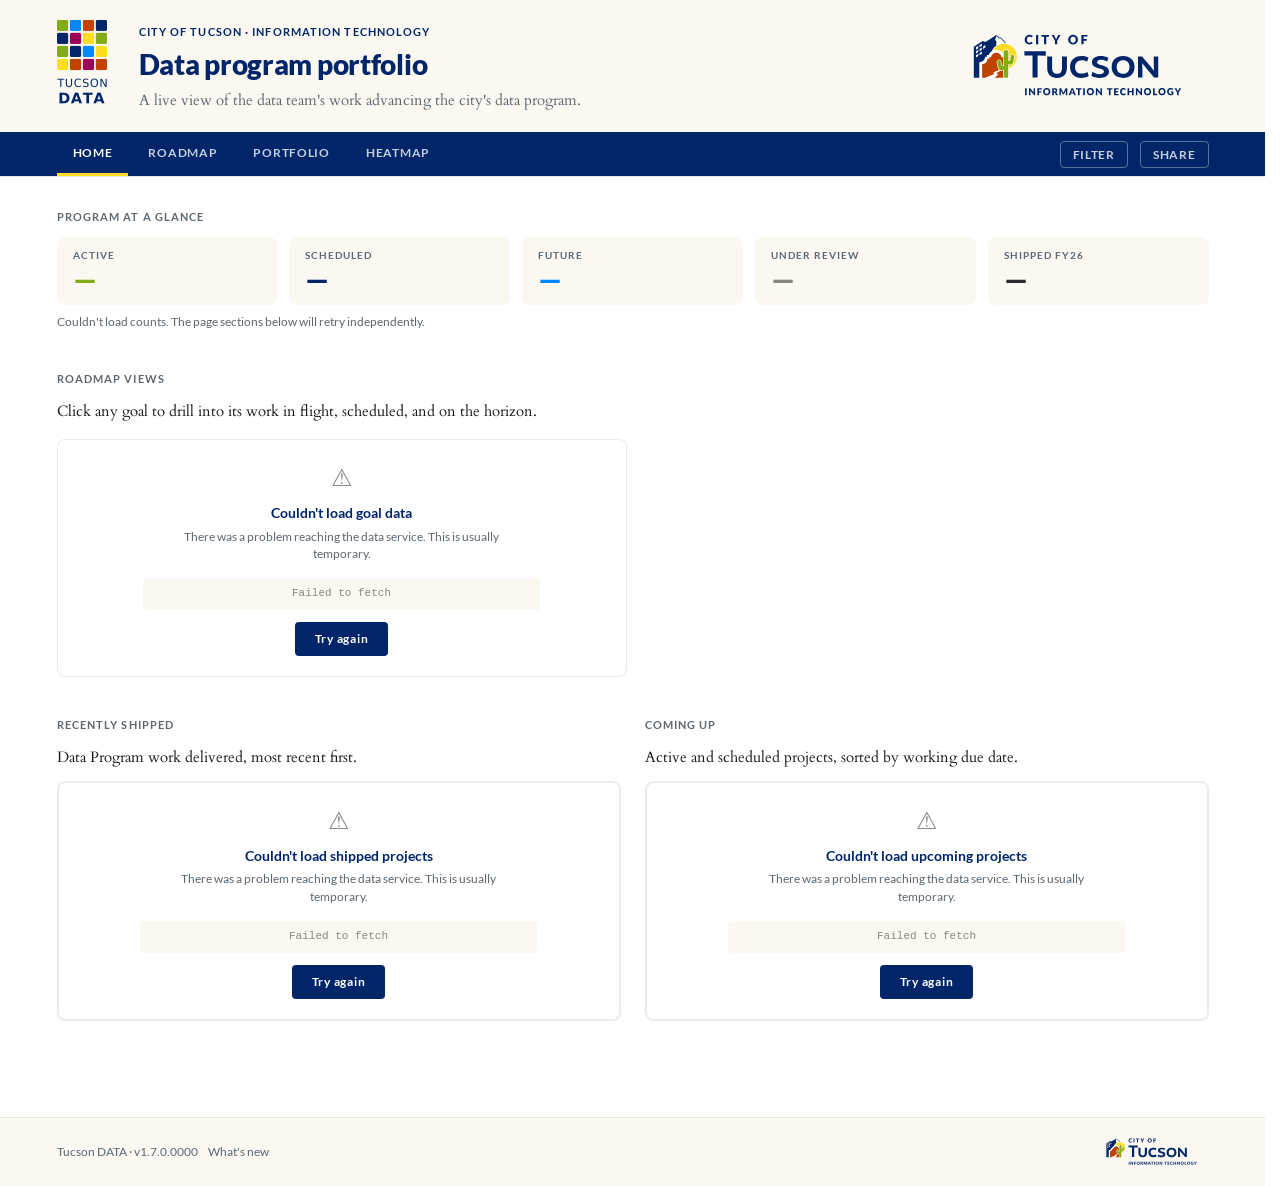
<file: index.html>
<!DOCTYPE html>
<html lang="en">
<head>
  <meta charset="UTF-8">
  <meta name="viewport" content="width=device-width, initial-scale=1.0">
  <title>Tucson DATA · Data program portfolio</title>
  <meta name="description" content="A live view of the City of Tucson Data Team's work advancing the city's data program.">

  <link rel="canonical" href="https://psjohnso.github.io/tucson-data-program-roadmap/">

  <!-- Open Graph / link previews (Slack, email, social media) -->
  <meta property="og:type" content="website">
  <meta property="og:site_name" content="Tucson DATA">
  <meta property="og:url" content="https://psjohnso.github.io/tucson-data-program-roadmap/">
  <meta property="og:title" content="Tucson DATA — Data Program Portfolio">
  <meta property="og:description" content="A live view of the City of Tucson Data Team's work advancing the city's data program.">
  <meta property="og:image" content="https://psjohnso.github.io/tucson-data-program-roadmap/assets/tucson-data-logo.png">
  <meta property="og:image:alt" content="Tucson DATA logo — colorful mosaic above the words TUCSON DATA in blue">

  <!-- Twitter / X card -->
  <meta name="twitter:card" content="summary">
  <meta name="twitter:title" content="Tucson DATA — Data Program Portfolio">
  <meta name="twitter:description" content="A live view of the City of Tucson Data Team's work advancing the city's data program.">
  <meta name="twitter:image" content="https://psjohnso.github.io/tucson-data-program-roadmap/assets/tucson-data-logo.png">

  <!-- Indexing posture: allow indexing but discourage caching for HTML -->
  <meta name="robots" content="index,follow">
  <meta http-equiv="Cache-Control" content="no-cache, must-revalidate">


  <link rel="icon" href="assets/favicon.ico?v=37" sizes="any">
  <link rel="icon" type="image/png" href="assets/favicon.png?v=37">
  <link rel="apple-touch-icon" href="assets/favicon.png?v=37">

  <link rel="stylesheet" href="css/fonts.css?v=37">

  <link rel="stylesheet" href="css/tokens.css?v=37">
  <link rel="stylesheet" href="css/base.css?v=37">
  <link rel="stylesheet" href="css/components.css?v=37">
</head>
<body>

  <header class="header-band">
    <div class="header-band__inner">
      <a href="index.html" class="header-logo" aria-label="Tucson DATA · home">
        <img src="assets/tucson-data-logo.png" alt="Tucson DATA">
      </a>
      <div class="header-text">
        <div class="header-eyebrow">City of Tucson · Information Technology</div>
        <h1 class="header-title">Data program portfolio</h1>
        <p class="header-subtitle">A live view of the data team's work advancing the city's data program.</p>
      </div>
      <div class="header-cot-logo" aria-label="City of Tucson Information Technology">
        <img src="assets/cot-logos/City-of-Tucson_IT-horizontal.svg" alt="City of Tucson IT">
      </div>
    </div>
    <nav class="topnav" aria-label="Primary navigation">
      <div class="topnav__inner">
        <a href="index.html" aria-current="page">Home</a>
        <a href="roadmap.html">Roadmap</a>
        <a href="portfolio.html">Portfolio</a>
        <a href="heatmap.html">Heatmap</a>
        <button class="topnav__filter" type="button" data-filter-toggle aria-haspopup="dialog">
          Filter
          <span class="topnav__filter-badge" hidden>0</span>
        </button>
        <button class="topnav__share" type="button" data-share-toggle aria-label="Copy link to this view">
          Share
        </button>
      </div>
    </nav>
  </header>
  <div id="filter-banner" class="filter-banner" hidden></div>
  <div id="refresh-bar" class="refresh-bar" hidden></div>

  <main class="page">
    <div class="container">

      <section style="margin-bottom: var(--space-10);">
        <div class="section-heading">Program at a glance</div>
        <div class="status-strip" id="status-strip">
          <div class="metric-card">
            <div class="metric-card__label">Active</div>
            <div class="metric-card__value metric-card__value--active" data-stat="active">—</div>
          </div>
          <div class="metric-card">
            <div class="metric-card__label">Scheduled</div>
            <div class="metric-card__value metric-card__value--scheduled" data-stat="scheduled">—</div>
          </div>
          <div class="metric-card">
            <div class="metric-card__label">Future</div>
            <div class="metric-card__value metric-card__value--future" data-stat="future">—</div>
          </div>
          <div class="metric-card">
            <div class="metric-card__label">Under review</div>
            <div class="metric-card__value metric-card__value--idea" data-stat="idea">—</div>
          </div>
          <div class="metric-card">
            <div class="metric-card__label">Shipped FY26</div>
            <div class="metric-card__value metric-card__value--complete" data-stat="complete">—</div>
          </div>
        </div>
        <div id="status-strip-error" style="margin-top: var(--space-2); color: var(--text-secondary); font-size: var(--text-sm);"></div>
      </section>

      <section style="margin-bottom: var(--space-10);">
        <div class="section-heading">Roadmap views</div>
        <p class="muted prose" style="margin-bottom: var(--space-4);">Click any goal to drill into its work in flight, scheduled, and on the horizon.</p>
        <div class="goal-grid" id="roadmap-views">
          <p class="muted">Loading…</p>
        </div>
      </section>

      <section class="home-bottom-grid">
        <div>
          <div class="section-heading">Recently shipped</div>
          <p class="muted prose" style="margin-bottom: var(--space-3);">Data Program work delivered, most recent first.</p>
          <div class="activity-feed" id="recently-shipped">
            <p class="muted" style="padding: var(--space-4);">Loading…</p>
          </div>
        </div>
        <div>
          <div class="section-heading">Coming up</div>
          <p class="muted prose" style="margin-bottom: var(--space-3);">Active and scheduled projects, sorted by working due date.</p>
          <div class="activity-feed" id="coming-up">
            <p class="muted" style="padding: var(--space-4);">Loading…</p>
          </div>
        </div>
      </section>

    </div>
  </main>

  <footer class="page-footer">
    <div class="container">
      <span>
        Tucson DATA · v1.7.0.0000
        <span class="muted" style="margin-left: var(--space-2);"><a href="releases.html">What's new</a></span>
      </span>
      <span class="footer-cot-logo" aria-label="City of Tucson Information Technology">
        <img src="assets/cot-logos/City-of-Tucson_IT-horizontal.svg" alt="City of Tucson IT">
      </span>
    </div>
  </footer>

  <script type="module" src="js/filter-ui.js?v=37"></script>
  <script type="module" src="js/refresh-ui.js?v=37"></script>
  <script type="module" src="js/pages/home.js?v=37"></script>
</body>
</html>
</file>
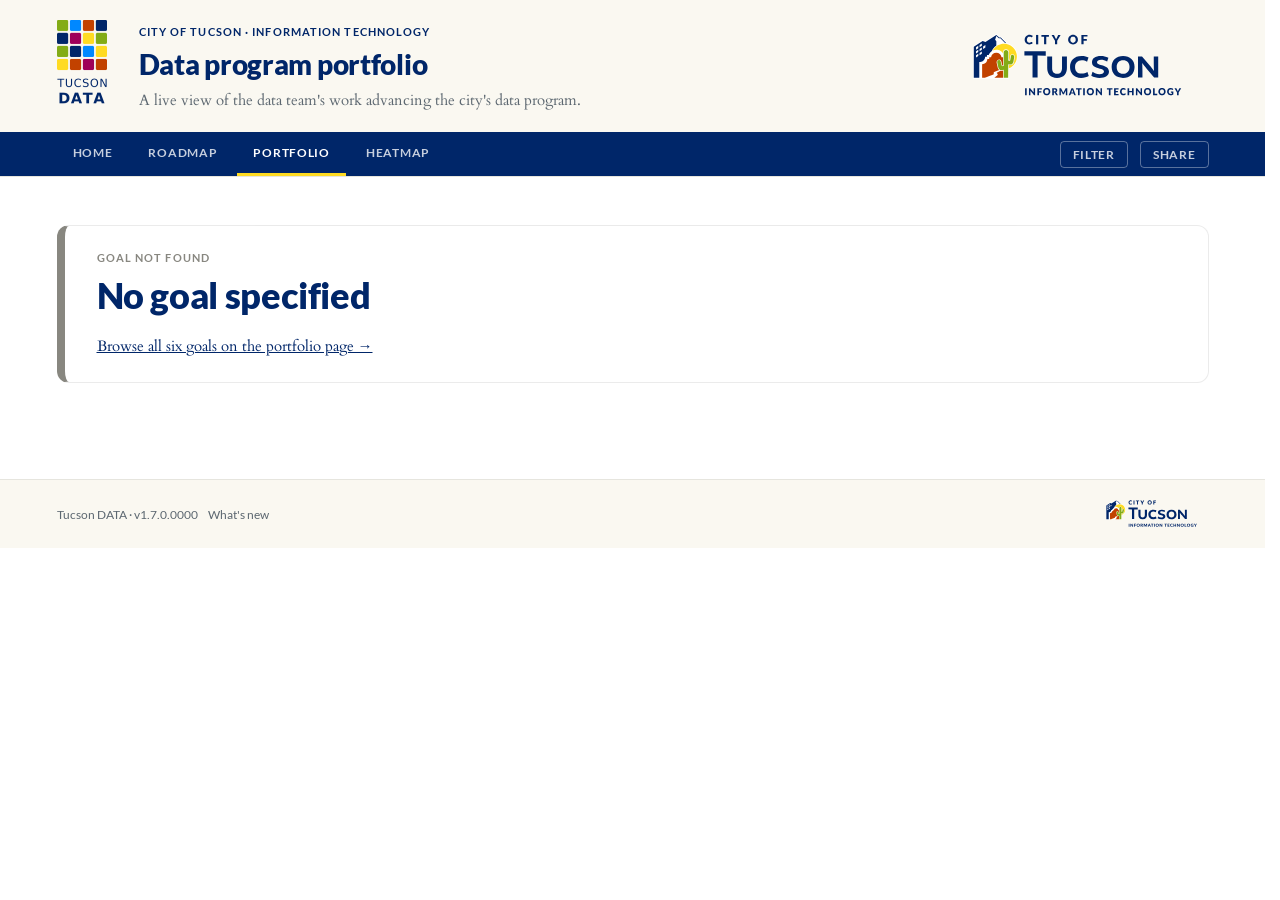
<file: goal.html>
<!DOCTYPE html>
<html lang="en">
<head>
  <meta charset="UTF-8">
  <meta name="viewport" content="width=device-width, initial-scale=1.0">
  <title>Tucson DATA · Goal detail</title>
  <meta name="description" content="A focused view of one Data Program goal — the projects under it, status, and what we're trying to achieve.">

  <link rel="canonical" href="https://psjohnso.github.io/tucson-data-program-roadmap/goal.html">

  <!-- Open Graph / link previews (Slack, email, social media) -->
  <meta property="og:type" content="website">
  <meta property="og:site_name" content="Tucson DATA">
  <meta property="og:url" content="https://psjohnso.github.io/tucson-data-program-roadmap/goal.html">
  <meta property="og:title" content="Tucson DATA — Goal Detail">
  <meta property="og:description" content="A focused view of one Data Program Goal — the work in flight, scheduled, and on the horizon.">
  <meta property="og:image" content="https://psjohnso.github.io/tucson-data-program-roadmap/assets/tucson-data-logo.png">
  <meta property="og:image:alt" content="Tucson DATA logo — colorful mosaic above the words TUCSON DATA in blue">

  <!-- Twitter / X card -->
  <meta name="twitter:card" content="summary">
  <meta name="twitter:title" content="Tucson DATA — Goal Detail">
  <meta name="twitter:description" content="A focused view of one Data Program Goal — the work in flight, scheduled, and on the horizon.">
  <meta name="twitter:image" content="https://psjohnso.github.io/tucson-data-program-roadmap/assets/tucson-data-logo.png">

  <!-- Indexing posture: allow indexing but discourage caching for HTML -->
  <meta name="robots" content="index,follow">
  <meta http-equiv="Cache-Control" content="no-cache, must-revalidate">


  <link rel="icon" href="assets/favicon.ico?v=37" sizes="any">
  <link rel="icon" type="image/png" href="assets/favicon.png?v=37">
  <link rel="apple-touch-icon" href="assets/favicon.png?v=37">

  <link rel="stylesheet" href="css/fonts.css?v=37">

  <link rel="stylesheet" href="css/tokens.css?v=37">
  <link rel="stylesheet" href="css/base.css?v=37">
  <link rel="stylesheet" href="css/components.css?v=37">
</head>
<body>

  <header class="header-band">
    <div class="header-band__inner">
      <a href="index.html" class="header-logo" aria-label="Tucson DATA · home">
        <img src="assets/tucson-data-logo.png" alt="Tucson DATA">
      </a>
      <div class="header-text">
        <div class="header-eyebrow">City of Tucson · Information Technology</div>
        <h1 class="header-title">Data program portfolio</h1>
        <p class="header-subtitle">A live view of the data team's work advancing the city's data program.</p>
      </div>
      <div class="header-cot-logo" aria-label="City of Tucson Information Technology">
        <img src="assets/cot-logos/City-of-Tucson_IT-horizontal.svg" alt="City of Tucson IT">
      </div>
    </div>
    <nav class="topnav" aria-label="Primary navigation">
      <div class="topnav__inner">
        <a href="index.html">Home</a>
        <a href="roadmap.html">Roadmap</a>
        <a href="portfolio.html" aria-current="page">Portfolio</a>
        <a href="heatmap.html">Heatmap</a>
        <button class="topnav__filter" type="button" data-filter-toggle aria-haspopup="dialog">
          Filter
          <span class="topnav__filter-badge" hidden>0</span>
        </button>
        <button class="topnav__share" type="button" data-share-toggle aria-label="Copy link to this view">
          Share
        </button>
      </div>
    </nav>
    <div id="filter-banner" class="filter-banner" hidden></div>
    <div id="refresh-bar" class="refresh-bar" hidden></div>
    <div class="goal-context-band" id="goal-context-band" hidden>
      <div class="goal-context-band__inner">
        <span class="goal-context-band__current">
          <span class="goal-context-band__accent" aria-hidden="true" id="goal-context-accent"></span>
          <span class="goal-context-band__label">Goal:</span>
          <span id="goal-context-name"></span>
        </span>
        <a href="portfolio.html" class="back-link">
          <span aria-hidden="true">←</span> All goals
        </a>
      </div>
    </div>
  </header>

  <main class="page">
    <div class="container">

      <div id="goal-header">
        <p class="muted" style="padding: var(--space-4);">Loading…</p>
      </div>

      <section style="margin-top: var(--space-8); margin-bottom: var(--space-8);">
        <div class="section-heading">Status</div>
        <div id="goal-counts">
          <p class="muted">Loading…</p>
        </div>
      </section>

      <section>
        <div class="section-heading">Projects</div>
        <div id="goal-projects">
          <p class="muted">Loading…</p>
        </div>
      </section>

    </div>
  </main>

  <footer class="page-footer">
    <div class="container">
      <span>
        Tucson DATA · v1.7.0.0000
        <span class="muted" style="margin-left: var(--space-2);"><a href="releases.html">What's new</a></span>
      </span>
      <span class="footer-cot-logo" aria-label="City of Tucson Information Technology">
        <img src="assets/cot-logos/City-of-Tucson_IT-horizontal.svg" alt="City of Tucson IT">
      </span>
    </div>
  </footer>

  <script type="module" src="js/filter-ui.js?v=37"></script>
  <script type="module" src="js/refresh-ui.js?v=37"></script>
  <script type="module" src="js/pages/goal.js?v=37"></script>
</body>
</html>
</file>
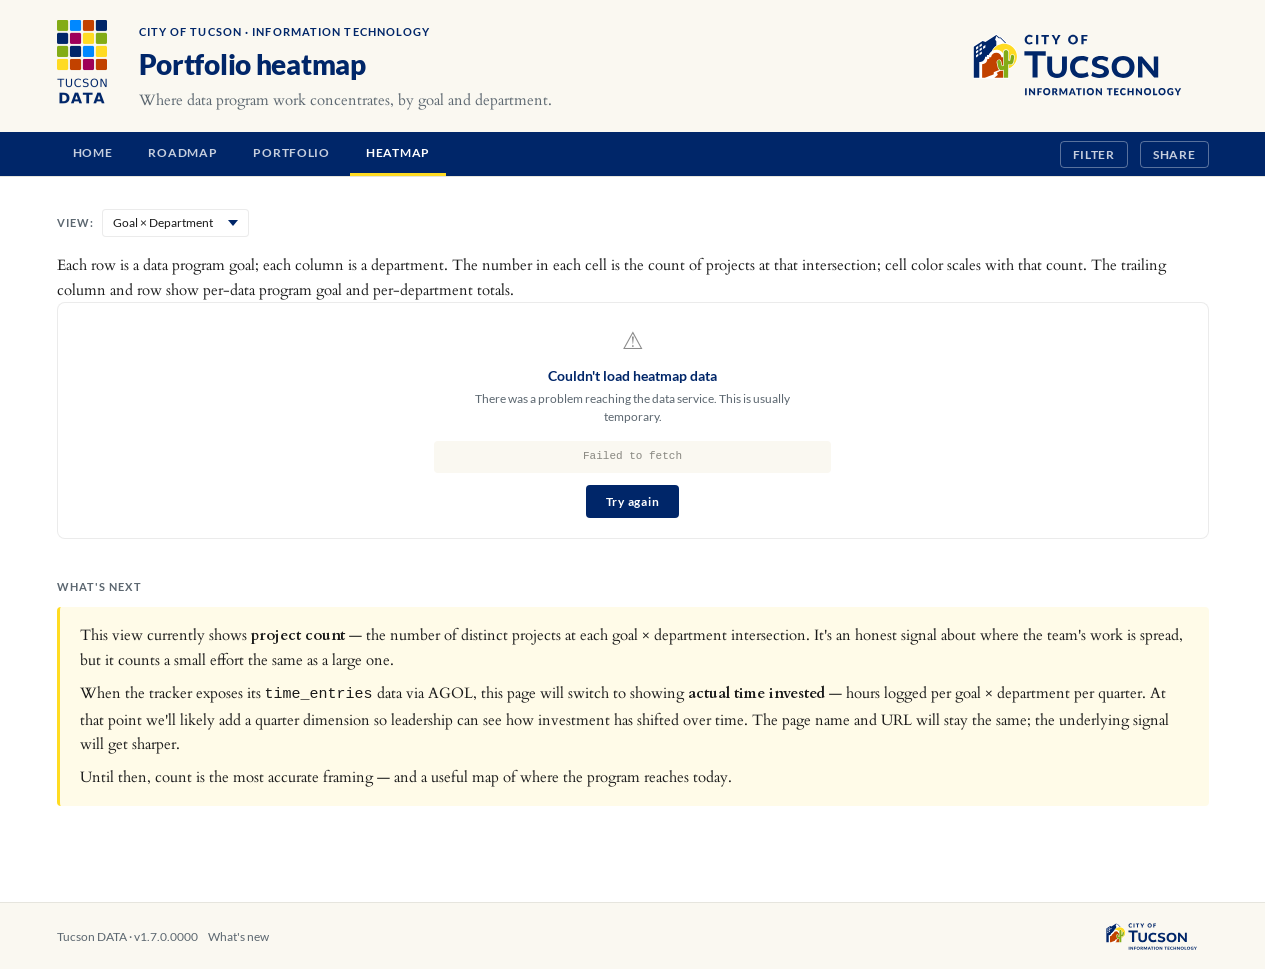
<file: heatmap.html>
<!DOCTYPE html>
<html lang="en">
<head>
  <meta charset="UTF-8">
  <meta name="viewport" content="width=device-width, initial-scale=1.0">
  <title>Tucson DATA · Portfolio heatmap</title>
  <meta name="description" content="Where Tucson's data program work concentrates — Data Program Goal × Department.">

  <link rel="canonical" href="https://psjohnso.github.io/tucson-data-program-roadmap/heatmap.html">

  <!-- Open Graph / link previews (Slack, email, social media) -->
  <meta property="og:type" content="website">
  <meta property="og:site_name" content="Tucson DATA">
  <meta property="og:url" content="https://psjohnso.github.io/tucson-data-program-roadmap/heatmap.html">
  <meta property="og:title" content="Tucson DATA — Portfolio heatmap">
  <meta property="og:description" content="A two-dimensional view of where data program projects concentrate, by Data Program Goal and partner department.">
  <meta property="og:image" content="https://psjohnso.github.io/tucson-data-program-roadmap/assets/tucson-data-logo.png">
  <meta property="og:image:alt" content="Tucson DATA logo — colorful mosaic above the words TUCSON DATA in blue">

  <!-- Twitter / X card -->
  <meta name="twitter:card" content="summary">
  <meta name="twitter:title" content="Tucson DATA — Portfolio heatmap">
  <meta name="twitter:description" content="A two-dimensional view of where data program projects concentrate.">
  <meta name="twitter:image" content="https://psjohnso.github.io/tucson-data-program-roadmap/assets/tucson-data-logo.png">

  <!-- Indexing posture: allow indexing but discourage caching for HTML -->
  <meta name="robots" content="index,follow">
  <meta http-equiv="Cache-Control" content="no-cache, must-revalidate">


  <link rel="icon" href="assets/favicon.ico?v=37" sizes="any">
  <link rel="icon" type="image/png" href="assets/favicon.png?v=37">
  <link rel="apple-touch-icon" href="assets/favicon.png?v=37">

  <link rel="stylesheet" href="css/fonts.css?v=37">

  <link rel="stylesheet" href="css/tokens.css?v=37">
  <link rel="stylesheet" href="css/base.css?v=37">
  <link rel="stylesheet" href="css/components.css?v=37">
</head>
<body>

  <header class="header-band">
    <div class="header-band__inner">
      <a href="index.html" class="header-logo" aria-label="Tucson DATA · home">
        <img src="assets/tucson-data-logo.png" alt="Tucson DATA">
      </a>
      <div class="header-text">
        <div class="header-eyebrow">City of Tucson · Information Technology</div>
        <h1 class="header-title">Portfolio heatmap</h1>
        <p class="header-subtitle">Where data program work concentrates, by goal and department.</p>
      </div>
      <div class="header-cot-logo" aria-label="City of Tucson Information Technology">
        <img src="assets/cot-logos/City-of-Tucson_IT-horizontal.svg" alt="City of Tucson IT">
      </div>
    </div>
    <nav class="topnav" aria-label="Primary navigation">
      <div class="topnav__inner">
        <a href="index.html">Home</a>
        <a href="roadmap.html">Roadmap</a>
        <a href="portfolio.html">Portfolio</a>
        <a href="heatmap.html" aria-current="page">Heatmap</a>
        <button class="topnav__filter" type="button" data-filter-toggle aria-haspopup="dialog">
          Filter
          <span class="topnav__filter-badge" hidden>0</span>
        </button>
        <button class="topnav__share" type="button" data-share-toggle aria-label="Copy link to this view">
          Share
        </button>
      </div>
    </nav>
  </header>
  <div id="filter-banner" class="filter-banner" hidden></div>
  <div id="refresh-bar" class="refresh-bar" hidden></div>

  <main class="page">
    <div class="container">
      <section>
        <div class="portfolio-toolbar">
          <label class="portfolio-toolbar__label" for="heatmap-view">View:</label>
          <select id="heatmap-view" class="portfolio-toolbar__select">
            <option value="goal-dept">Goal × Department</option>
            <option value="team-goal">ITD Team × Goal</option>
            <option value="status-goal">Status × Goal</option>
            <option value="dept-status">Department × Status</option>
          </select>
        </div>
        <p class="prose muted" id="heatmap-explainer">
          Loading…
        </p>

        <div id="heatmap-slot">
          <p class="muted" style="padding: var(--space-4);">Loading…</p>
        </div>
      </section>

      <section style="margin-top: var(--space-10);">
        <div class="section-heading">What's next</div>
        <div class="heatmap-future">
          <p class="prose">
            This view currently shows <strong>project count</strong> — the number of distinct projects at each goal × department intersection. It's an honest signal about where the team's work is spread, but it counts a small effort the same as a large one.
          </p>
          <p class="prose">
            When the tracker exposes its <code>time_entries</code> data via AGOL, this page will switch to showing <strong>actual time invested</strong> — hours logged per goal × department per quarter. At that point we'll likely add a quarter dimension so leadership can see how investment has shifted over time. The page name and URL will stay the same; the underlying signal will get sharper.
          </p>
          <p class="prose muted">
            Until then, count is the most accurate framing — and a useful map of where the program reaches today.
          </p>
        </div>
      </section>
    </div>
  </main>

  <footer class="page-footer">
    <div class="container">
      <span>
        Tucson DATA · v1.7.0.0000
        <span class="muted" style="margin-left: var(--space-2);"><a href="releases.html">What's new</a></span>
      </span>
      <span class="footer-cot-logo" aria-label="City of Tucson Information Technology">
        <img src="assets/cot-logos/City-of-Tucson_IT-horizontal.svg" alt="City of Tucson IT">
      </span>
    </div>
  </footer>

  <script type="module" src="js/filter-ui.js?v=37"></script>
  <script type="module" src="js/refresh-ui.js?v=37"></script>
  <script type="module" src="js/pages/heatmap.js?v=37"></script>
</body>
</html>
</file>
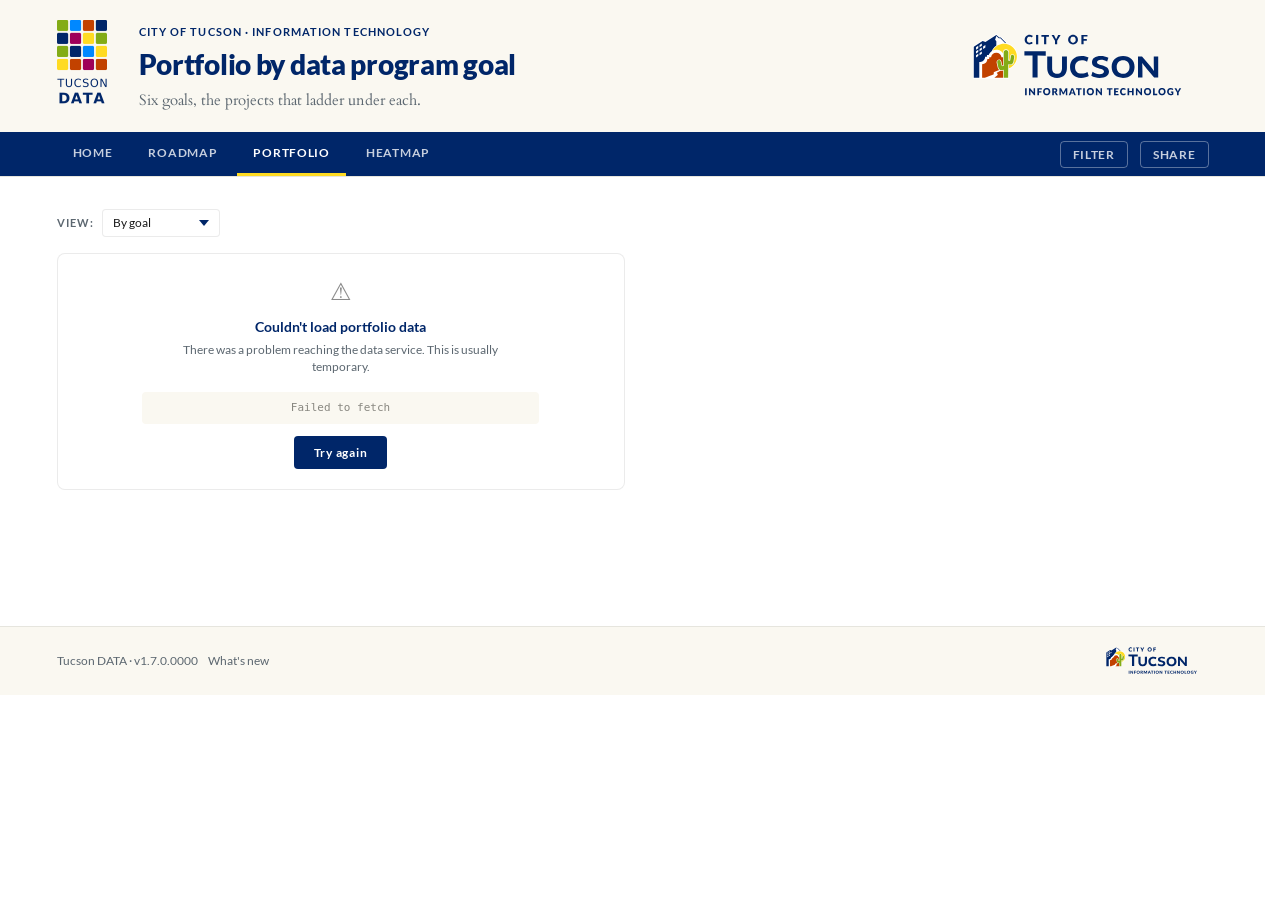
<file: portfolio.html>
<!DOCTYPE html>
<html lang="en">
<head>
  <meta charset="UTF-8">
  <meta name="viewport" content="width=device-width, initial-scale=1.0">
  <title>Tucson DATA · Strategic portfolio</title>
  <meta name="description" content="The data program portfolio rolled up by Data Program Goal.">

  <link rel="canonical" href="https://psjohnso.github.io/tucson-data-program-roadmap/portfolio.html">

  <!-- Open Graph / link previews (Slack, email, social media) -->
  <meta property="og:type" content="website">
  <meta property="og:site_name" content="Tucson DATA">
  <meta property="og:url" content="https://psjohnso.github.io/tucson-data-program-roadmap/portfolio.html">
  <meta property="og:title" content="Tucson DATA — Strategic Portfolio">
  <meta property="og:description" content="The City of Tucson's Data Program portfolio rolled up by goal — six goals, the projects that ladder under each.">
  <meta property="og:image" content="https://psjohnso.github.io/tucson-data-program-roadmap/assets/tucson-data-logo.png">
  <meta property="og:image:alt" content="Tucson DATA logo — colorful mosaic above the words TUCSON DATA in blue">

  <!-- Twitter / X card -->
  <meta name="twitter:card" content="summary">
  <meta name="twitter:title" content="Tucson DATA — Strategic Portfolio">
  <meta name="twitter:description" content="The City of Tucson's Data Program portfolio rolled up by goal — six goals, the projects that ladder under each.">
  <meta name="twitter:image" content="https://psjohnso.github.io/tucson-data-program-roadmap/assets/tucson-data-logo.png">

  <!-- Indexing posture: allow indexing but discourage caching for HTML -->
  <meta name="robots" content="index,follow">
  <meta http-equiv="Cache-Control" content="no-cache, must-revalidate">


  <link rel="icon" href="assets/favicon.ico?v=37" sizes="any">
  <link rel="icon" type="image/png" href="assets/favicon.png?v=37">
  <link rel="apple-touch-icon" href="assets/favicon.png?v=37">

  <link rel="stylesheet" href="css/fonts.css?v=37">

  <link rel="stylesheet" href="css/tokens.css?v=37">
  <link rel="stylesheet" href="css/base.css?v=37">
  <link rel="stylesheet" href="css/components.css?v=37">
</head>
<body>

  <header class="header-band">
    <div class="header-band__inner">
      <a href="index.html" class="header-logo" aria-label="Tucson DATA · home">
        <img src="assets/tucson-data-logo.png" alt="Tucson DATA">
      </a>
      <div class="header-text">
        <div class="header-eyebrow">City of Tucson · Information Technology</div>
        <h1 class="header-title">Portfolio by data program goal</h1>
        <p class="header-subtitle">Six goals, the projects that ladder under each.</p>
      </div>
      <div class="header-cot-logo" aria-label="City of Tucson Information Technology">
        <img src="assets/cot-logos/City-of-Tucson_IT-horizontal.svg" alt="City of Tucson IT">
      </div>
    </div>
    <nav class="topnav" aria-label="Primary navigation">
      <div class="topnav__inner">
        <a href="index.html">Home</a>
        <a href="roadmap.html">Roadmap</a>
        <a href="portfolio.html" aria-current="page">Portfolio</a>
        <a href="heatmap.html">Heatmap</a>
        <button class="topnav__filter" type="button" data-filter-toggle aria-haspopup="dialog">
          Filter
          <span class="topnav__filter-badge" hidden>0</span>
        </button>
        <button class="topnav__share" type="button" data-share-toggle aria-label="Copy link to this view">
          Share
        </button>
      </div>
    </nav>
  </header>
  <div id="filter-banner" class="filter-banner" hidden></div>
  <div id="refresh-bar" class="refresh-bar" hidden></div>

  <main class="page">
    <div class="container">

      <section style="margin-bottom: var(--space-10);">
        <div class="portfolio-toolbar">
          <label class="portfolio-toolbar__label" for="portfolio-view">View:</label>
          <select id="portfolio-view" class="portfolio-toolbar__select">
            <option value="goal">By goal</option>
            <option value="dept">By department</option>
          </select>
        </div>
        <div class="portfolio-grid" id="portfolio-grid">
          <p class="muted">Loading…</p>
        </div>
      </section>

      <section id="orphans"></section>

    </div>
  </main>

  <footer class="page-footer">
    <div class="container">
      <span>
        Tucson DATA · v1.7.0.0000
        <span class="muted" style="margin-left: var(--space-2);"><a href="releases.html">What's new</a></span>
      </span>
      <span class="footer-cot-logo" aria-label="City of Tucson Information Technology">
        <img src="assets/cot-logos/City-of-Tucson_IT-horizontal.svg" alt="City of Tucson IT">
      </span>
    </div>
  </footer>

  <script type="module" src="js/filter-ui.js?v=37"></script>
  <script type="module" src="js/refresh-ui.js?v=37"></script>
  <script type="module" src="js/pages/portfolio.js?v=37"></script>
</body>
</html>
</file>
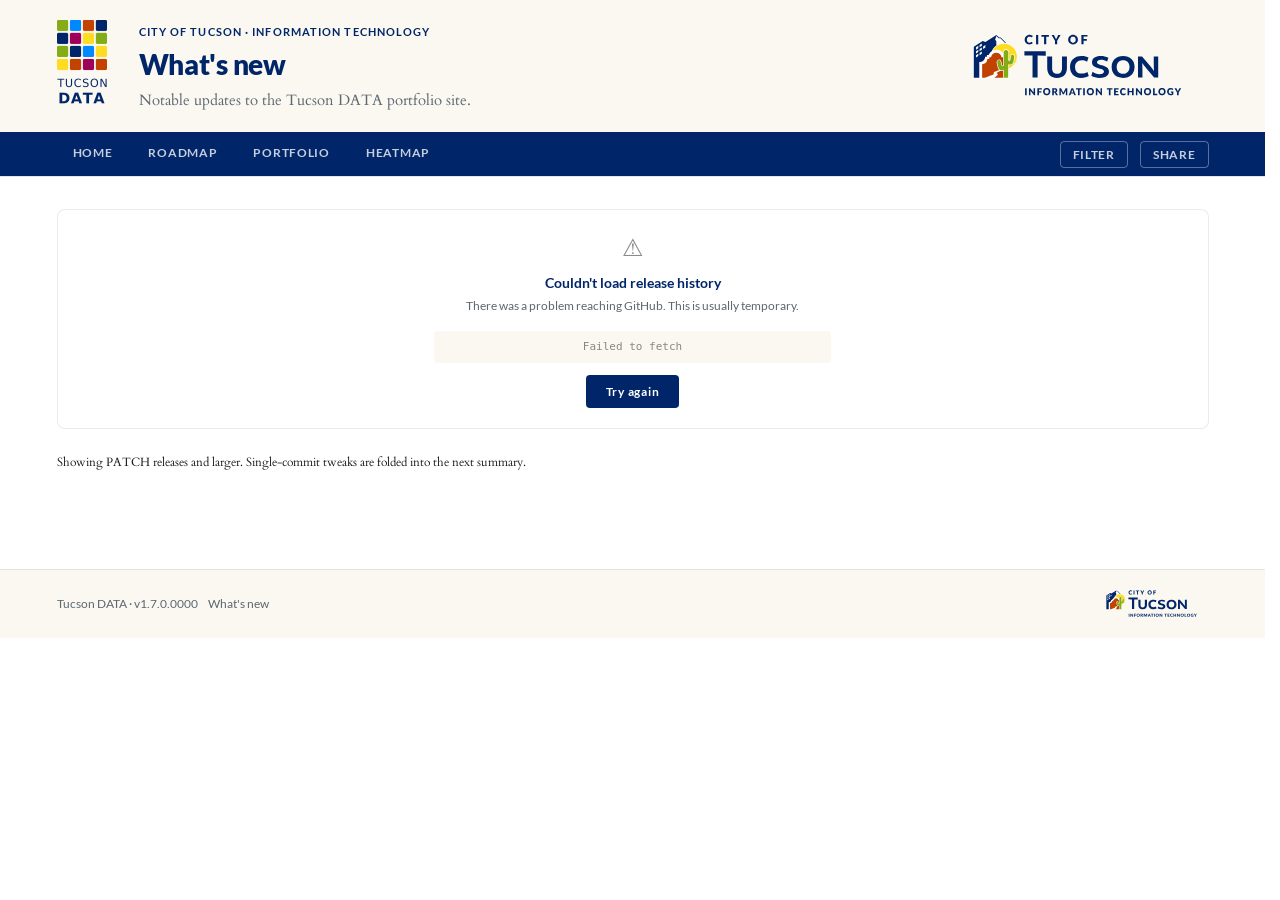
<file: releases.html>
<!DOCTYPE html>
<html lang="en">
<head>
  <meta charset="UTF-8">
  <meta name="viewport" content="width=device-width, initial-scale=1.0">
  <title>Tucson DATA · What's new</title>
  <meta name="description" content="Notable updates to the Tucson DATA portfolio site, release by release.">

  <link rel="canonical" href="https://psjohnso.github.io/tucson-data-program-roadmap/releases.html">

  <!-- Open Graph / link previews (Slack, email, social media) -->
  <meta property="og:type" content="website">
  <meta property="og:site_name" content="Tucson DATA">
  <meta property="og:url" content="https://psjohnso.github.io/tucson-data-program-roadmap/releases.html">
  <meta property="og:title" content="Tucson DATA — What's new">
  <meta property="og:description" content="Notable updates to the Tucson DATA portfolio site, release by release.">
  <meta property="og:image" content="https://psjohnso.github.io/tucson-data-program-roadmap/assets/tucson-data-logo.png">
  <meta property="og:image:alt" content="Tucson DATA logo — colorful mosaic above the words TUCSON DATA in blue">

  <!-- Twitter / X card -->
  <meta name="twitter:card" content="summary">
  <meta name="twitter:title" content="Tucson DATA — What's new">
  <meta name="twitter:description" content="Notable updates to the Tucson DATA portfolio site, release by release.">
  <meta name="twitter:image" content="https://psjohnso.github.io/tucson-data-program-roadmap/assets/tucson-data-logo.png">

  <!-- Indexing posture: allow indexing but discourage caching for HTML -->
  <meta name="robots" content="index,follow">
  <meta http-equiv="Cache-Control" content="no-cache, must-revalidate">


  <link rel="icon" href="assets/favicon.ico?v=37" sizes="any">
  <link rel="icon" type="image/png" href="assets/favicon.png?v=37">
  <link rel="apple-touch-icon" href="assets/favicon.png?v=37">

  <link rel="stylesheet" href="css/fonts.css?v=37">

  <link rel="stylesheet" href="css/tokens.css?v=37">
  <link rel="stylesheet" href="css/base.css?v=37">
  <link rel="stylesheet" href="css/components.css?v=37">
</head>
<body>

  <header class="header-band">
    <div class="header-band__inner">
      <a href="index.html" class="header-logo" aria-label="Tucson DATA · home">
        <img src="assets/tucson-data-logo.png" alt="Tucson DATA">
      </a>
      <div class="header-text">
        <div class="header-eyebrow">City of Tucson · Information Technology</div>
        <h1 class="header-title">What's new</h1>
        <p class="header-subtitle">Notable updates to the Tucson DATA portfolio site.</p>
      </div>
      <div class="header-cot-logo" aria-label="City of Tucson Information Technology">
        <img src="assets/cot-logos/City-of-Tucson_IT-horizontal.svg" alt="City of Tucson IT">
      </div>
    </div>
    <nav class="topnav" aria-label="Primary navigation">
      <div class="topnav__inner">
        <a href="index.html">Home</a>
        <a href="roadmap.html">Roadmap</a>
        <a href="portfolio.html">Portfolio</a>
        <a href="heatmap.html">Heatmap</a>
        <button class="topnav__filter" type="button" data-filter-toggle aria-haspopup="dialog">
          Filter
          <span class="topnav__filter-badge" hidden>0</span>
        </button>
        <button class="topnav__share" type="button" data-share-toggle aria-label="Copy link to this view">
          Share
        </button>
      </div>
    </nav>
  </header>
  <div id="filter-banner" class="filter-banner" hidden></div>

  <main class="page">
    <div class="container">
      <section>
        <div id="releases-list">
          <p class="muted" style="padding: var(--space-4);">Loading…</p>
        </div>
        <p class="muted prose" style="margin-top: var(--space-6); font-size: var(--text-sm);">
          Showing PATCH releases and larger. Single-commit tweaks are folded into the next summary.
        </p>
      </section>
    </div>
  </main>

  <footer class="page-footer">
    <div class="container">
      <span>
        Tucson DATA · v1.7.0.0000
        <span class="muted" style="margin-left: var(--space-2);"><a href="releases.html">What's new</a></span>
      </span>
      <span class="footer-cot-logo" aria-label="City of Tucson Information Technology">
        <img src="assets/cot-logos/City-of-Tucson_IT-horizontal.svg" alt="City of Tucson IT">
      </span>
    </div>
  </footer>

  <script type="module" src="js/filter-ui.js?v=37"></script>
  <script type="module" src="js/pages/releases.js?v=37"></script>
</body>
</html>
</file>
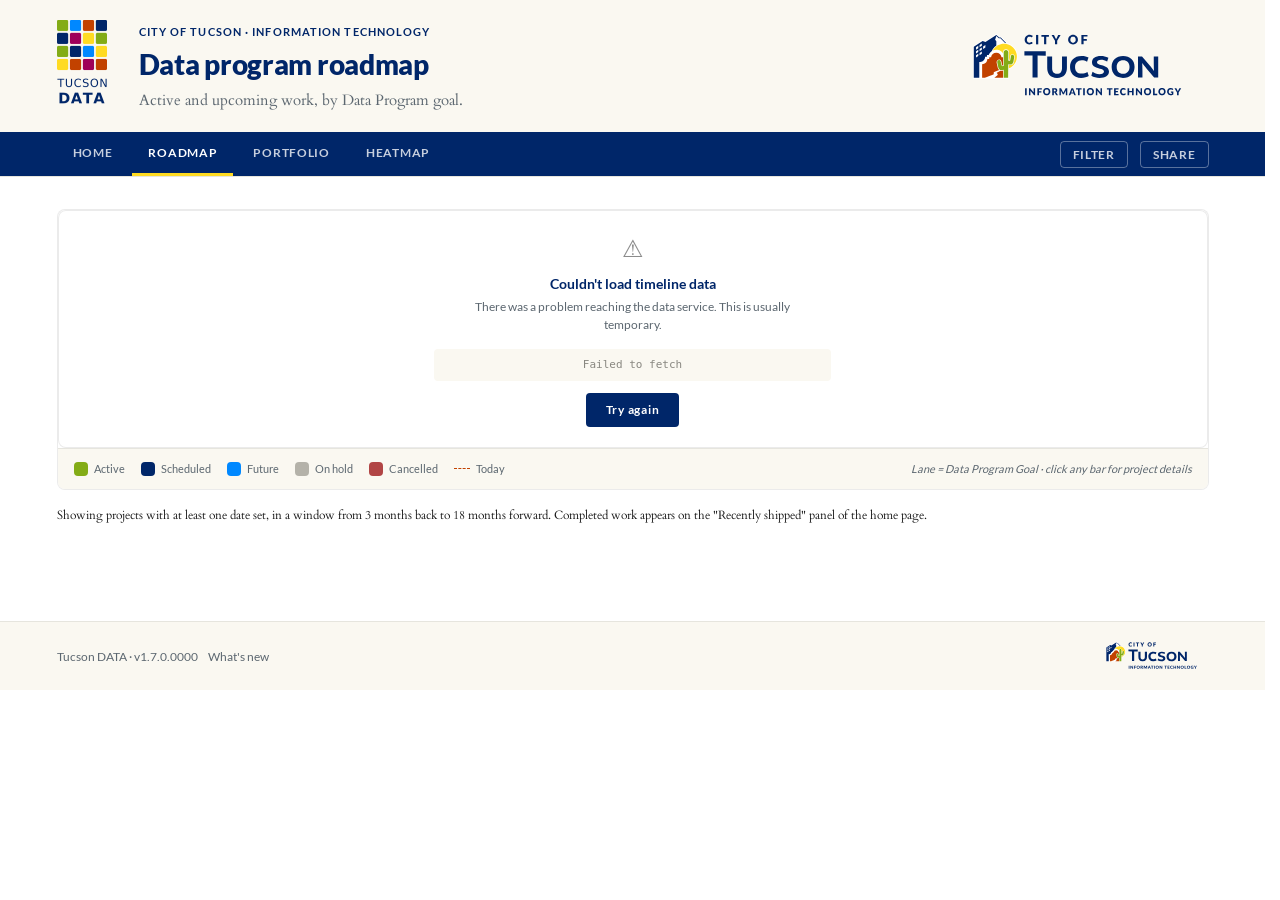
<file: roadmap.html>
<!DOCTYPE html>
<html lang="en">
<head>
  <meta charset="UTF-8">
  <meta name="viewport" content="width=device-width, initial-scale=1.0">
  <title>Tucson DATA · Roadmap</title>
  <meta name="description" content="The City of Tucson Data Team's program roadmap, organized by Data Program Goal.">

  <link rel="canonical" href="https://psjohnso.github.io/tucson-data-program-roadmap/roadmap.html">

  <!-- Open Graph / link previews (Slack, email, social media) -->
  <meta property="og:type" content="website">
  <meta property="og:site_name" content="Tucson DATA">
  <meta property="og:url" content="https://psjohnso.github.io/tucson-data-program-roadmap/roadmap.html">
  <meta property="og:title" content="Tucson DATA — Roadmap">
  <meta property="og:description" content="Active, scheduled, and upcoming Data Program work across the six goals, on a single timeline.">
  <meta property="og:image" content="https://psjohnso.github.io/tucson-data-program-roadmap/assets/tucson-data-logo.png">
  <meta property="og:image:alt" content="Tucson DATA logo — colorful mosaic above the words TUCSON DATA in blue">

  <!-- Twitter / X card -->
  <meta name="twitter:card" content="summary">
  <meta name="twitter:title" content="Tucson DATA — Roadmap">
  <meta name="twitter:description" content="Active, scheduled, and upcoming Data Program work across the six goals, on a single timeline.">
  <meta name="twitter:image" content="https://psjohnso.github.io/tucson-data-program-roadmap/assets/tucson-data-logo.png">

  <!-- Indexing posture: allow indexing but discourage caching for HTML -->
  <meta name="robots" content="index,follow">
  <meta http-equiv="Cache-Control" content="no-cache, must-revalidate">


  <link rel="icon" href="assets/favicon.ico?v=37" sizes="any">
  <link rel="icon" type="image/png" href="assets/favicon.png?v=37">
  <link rel="apple-touch-icon" href="assets/favicon.png?v=37">

  <link rel="stylesheet" href="css/fonts.css?v=37">

  <link rel="stylesheet" href="css/tokens.css?v=37">
  <link rel="stylesheet" href="css/base.css?v=37">
  <link rel="stylesheet" href="css/components.css?v=37">
</head>
<body>

  <header class="header-band">
    <div class="header-band__inner">
      <a href="index.html" class="header-logo" aria-label="Tucson DATA · home">
        <img src="assets/tucson-data-logo.png" alt="Tucson DATA">
      </a>
      <div class="header-text">
        <div class="header-eyebrow">City of Tucson · Information Technology</div>
        <h1 class="header-title">Data program roadmap</h1>
        <p class="header-subtitle">Active and upcoming work, by Data Program goal.</p>
      </div>
      <div class="header-cot-logo" aria-label="City of Tucson Information Technology">
        <img src="assets/cot-logos/City-of-Tucson_IT-horizontal.svg" alt="City of Tucson IT">
      </div>
    </div>
    <nav class="topnav" aria-label="Primary navigation">
      <div class="topnav__inner">
        <a href="index.html">Home</a>
        <a href="roadmap.html" aria-current="page">Roadmap</a>
        <a href="portfolio.html">Portfolio</a>
        <a href="heatmap.html">Heatmap</a>
        <button class="topnav__filter" type="button" data-filter-toggle aria-haspopup="dialog">
          Filter
          <span class="topnav__filter-badge" hidden>0</span>
        </button>
        <button class="topnav__share" type="button" data-share-toggle aria-label="Copy link to this view">
          Share
        </button>
      </div>
    </nav>
  </header>
  <div id="filter-banner" class="filter-banner" hidden></div>
  <div id="refresh-bar" class="refresh-bar" hidden></div>

  <main class="page">
    <div class="container">
      <section>
        <div class="timeline-wrap">
          <div id="timeline">
            <p class="muted" style="padding: var(--space-4);">Loading…</p>
          </div>
          <div class="timeline-legend">
            <span class="timeline-legend__item"><span class="timeline-legend__swatch" style="background: var(--status-active);"></span>Active</span>
            <span class="timeline-legend__item"><span class="timeline-legend__swatch" style="background: var(--status-scheduled);"></span>Scheduled</span>
            <span class="timeline-legend__item"><span class="timeline-legend__swatch" style="background: var(--status-future);"></span>Future</span>
            <span class="timeline-legend__item"><span class="timeline-legend__swatch" style="background: var(--status-onhold);"></span>On hold</span>
            <span class="timeline-legend__item"><span class="timeline-legend__swatch" style="background: var(--status-canceled);"></span>Cancelled</span>
            <span class="timeline-legend__item"><span class="timeline-legend__line"></span>Today</span>
            <span class="timeline-legend__note">Lane = Data Program Goal · click any bar for project details</span>
          </div>
        </div>
        <div class="timeline-scroll-hint">Swipe the timeline to see more →</div>
        <p class="muted prose" style="margin-top: var(--space-4); font-size: var(--text-sm);">
          Showing projects with at least one date set, in a window from 3 months back to 18 months forward. Completed work appears on the "Recently shipped" panel of the home page.
        </p>
      </section>
    </div>
  </main>

  <footer class="page-footer">
    <div class="container">
      <span>
        Tucson DATA · v1.7.0.0000
        <span class="muted" style="margin-left: var(--space-2);"><a href="releases.html">What's new</a></span>
      </span>
      <span class="footer-cot-logo" aria-label="City of Tucson Information Technology">
        <img src="assets/cot-logos/City-of-Tucson_IT-horizontal.svg" alt="City of Tucson IT">
      </span>
    </div>
  </footer>

  <script type="module" src="js/filter-ui.js?v=37"></script>
  <script type="module" src="js/refresh-ui.js?v=37"></script>
  <script type="module" src="js/pages/roadmap.js?v=37"></script>
</body>
</html>
</file>
<file: css/fonts.css>
/* ─────────────────────────────────────────────────────────────────────────
   fonts.css — self-hosted @font-face declarations for Tucson DATA

   Lato (sans-serif) and Cardo (serif) are loaded from local woff2 files
   shipped with the application instead of being fetched from Google Fonts.

   Why self-host?
   - No FOUT (flash of unstyled text) on cached page navigation; fonts load
     with the same caching behavior as the rest of our static assets
   - No external request to fonts.googleapis.com on every page view (privacy)
   - Site works in environments where Google Fonts is blocked
   - Predictable behavior: fonts arrive with the rest of the bundle

   Files are at /assets/fonts/. Latin subset only — sufficient for our
   English-language city government audience.
   ───────────────────────────────────────────────────────────────────────── */

/* ─── Lato — UI / headings / nav ──────────────────────────────────────── */

@font-face {
  font-family: 'Lato';
  font-style: normal;
  font-weight: 400;
  font-display: swap;
  src: url('../assets/fonts/lato-400.woff2') format('woff2');
}
@font-face {
  font-family: 'Lato';
  font-style: normal;
  font-weight: 700;
  font-display: swap;
  src: url('../assets/fonts/lato-700.woff2') format('woff2');
}
@font-face {
  font-family: 'Lato';
  font-style: normal;
  font-weight: 900;
  font-display: swap;
  src: url('../assets/fonts/lato-900.woff2') format('woff2');
}

/* ─── Cardo — body prose ───────────────────────────────────────────────── */

@font-face {
  font-family: 'Cardo';
  font-style: normal;
  font-weight: 400;
  font-display: swap;
  src: url('../assets/fonts/cardo-400.woff2') format('woff2');
}
@font-face {
  font-family: 'Cardo';
  font-style: italic;
  font-weight: 400;
  font-display: swap;
  src: url('../assets/fonts/cardo-400-italic.woff2') format('woff2');
}
@font-face {
  font-family: 'Cardo';
  font-style: normal;
  font-weight: 700;
  font-display: swap;
  src: url('../assets/fonts/cardo-700.woff2') format('woff2');
}
</file>
<file: css/tokens.css>
/* ─────────────────────────────────────────────────────────────────────────
   tokens.css — Tucson DATA design tokens
   Aligned to City of Tucson Brand Guide (2022)

   Primary colors:    Innovation Blue, Sunset Orange, Sun Yellow, Saguaro Green
   Secondary colors:  Night Sky, Monsoon Gray, Cactus Fruit, Sonoran Sand, Sky Blue
   Typography:        Lato (headings/UI), Cardo (body prose)
                      Arial, Georgia as system fallbacks per brand guide.
   ───────────────────────────────────────────────────────────────────────── */

:root {
  /* ─── COT primary palette ─────────────────────────────────────────────── */
  --cot-innovation-blue: #002669;
  --cot-sunset-orange:   #C24200;
  --cot-sun-yellow:      #FFDB22;
  --cot-saguaro-green:   #83AC16;

  /* ─── COT secondary palette ───────────────────────────────────────────── */
  --cot-night-sky:    #140233;
  --cot-monsoon-gray: #E1E2DD;
  --cot-cactus-fruit: #9E0059;
  --cot-sonoran-sand: #E5D086;
  --cot-sky-blue:     #0088FF;

  /* ─── Brand-derived working tones ─────────────────────────────────────── */
  --cot-blue-dark:    #001A4A;   /* darker Innovation Blue for nav strip */
  --cot-cream:        #FAF8F1;   /* light warm bg behind logo */
  --cot-stone:        #F5F4EE;   /* slightly cooler section bg */

  /* ─── Status colors (project state) ───────────────────────────────────── */
  --status-active:    var(--cot-saguaro-green);
  --status-scheduled: var(--cot-innovation-blue);
  --status-future:    var(--cot-sky-blue);
  --status-complete:  #2C2C2A;
  --status-idea:      #888780;
  --status-onhold:    #B4B2A9;
  --status-waiting:   #BA7517;
  --status-canceled:  #B14545;  /* muted brick — readable but downplayed */

  /* ─── Today marker on timelines ───────────────────────────────────────── */
  --today: var(--cot-sunset-orange);

  /* ─── Goal accent colors ──────────────────────────────────────────────────
     Each Data Program Goal gets a color from the Tucson DATA logo mosaic,
     so the lanes on the timeline visually echo the brand mark. */
  --goal-governance:    var(--cot-cactus-fruit);    /* magenta */
  --goal-quality:       var(--cot-saguaro-green);   /* green */
  --goal-security:      var(--cot-sunset-orange);   /* rust orange */
  --goal-literacy:      #C49A0A;                    /* darkened sun yellow for contrast */
  --goal-architecture:  var(--cot-sky-blue);        /* sky blue */
  --goal-business:      var(--cot-night-sky);       /* deep navy purple */

  /* ─── Surface and text ────────────────────────────────────────────────── */
  --bg-page:       #FFFFFF;
  --bg-section:    var(--cot-cream);
  --bg-tinted:     var(--cot-stone);
  --bg-card:       #FFFFFF;

  --text-primary:    #1A1A1A;
  --text-secondary:  #5C6770;
  --text-tertiary:   #888780;
  --text-on-dark:    #FFFFFF;
  --text-on-dark-muted: rgba(255, 255, 255, 0.78);
  --text-on-dark-faint: rgba(255, 255, 255, 0.55);

  --border-subtle:  rgba(0, 0, 0, 0.08);
  --border-default: rgba(0, 0, 0, 0.16);
  --border-strong:  rgba(0, 0, 0, 0.28);

  /* ─── Spacing ─────────────────────────────────────────────────────────── */
  --space-1:  4px;
  --space-2:  8px;
  --space-3:  12px;
  --space-4:  16px;
  --space-5:  20px;
  --space-6:  24px;
  --space-8:  32px;
  --space-10: 40px;
  --space-12: 48px;
  --space-16: 64px;

  /* ─── Border radius ───────────────────────────────────────────────────── */
  --radius-sm:   4px;
  --radius-md:   8px;
  --radius-lg:   12px;
  --radius-xl:   16px;
  --radius-pill: 999px;

  /* ─── Typography ──────────────────────────────────────────────────────────
     Lato for headings/UI, Cardo for body prose. Both are Google web fonts;
     loaded in the document head. Per brand guide: Arial replaces Lato and
     Georgia replaces Cardo when web fonts are unavailable.  */
  --font-sans:  "Lato",  "Arial", -apple-system, BlinkMacSystemFont, "Segoe UI", Helvetica, sans-serif;
  --font-serif: "Cardo", "Georgia", Cambria, "Times New Roman", serif;
  --font-mono:  ui-monospace, "SF Mono", Menlo, Consolas, monospace;

  /* ─── Type scale (px-based for fine control) ──────────────────────────── */
  --text-xs:   11px;
  --text-sm:   12px;
  --text-base: 14px;
  --text-md:   15px;
  --text-lg:   16px;
  --text-xl:   18px;
  --text-2xl:  22px;
  --text-3xl:  28px;
  --text-4xl:  36px;

  --leading-tight:  1.2;
  --leading-normal: 1.45;
  --leading-loose:  1.65;

  --weight-regular: 400;
  --weight-medium:  500;
  --weight-bold:    700;
  --weight-black:   900;

  --tracking-tight:  -0.01em;
  --tracking-normal: 0;
  --tracking-wide:   0.06em;
  --tracking-wider:  0.10em;

  /* ─── Layout ──────────────────────────────────────────────────────────── */
  --container-max: 1200px;

  /* ─── Motion ──────────────────────────────────────────────────────────── */
  --transition-fast:    120ms ease-out;
  --transition-default: 200ms ease-out;

  /* ─── Shadows (subtle, for cards) ─────────────────────────────────────── */
  --shadow-sm: 0 1px 2px rgba(0, 0, 0, 0.05);
  --shadow-md: 0 2px 8px rgba(0, 0, 0, 0.06);
  --shadow-lg: 0 8px 24px rgba(0, 0, 0, 0.08);
}
</file>
<file: css/base.css>
/* ─────────────────────────────────────────────────────────────────────────
   base.css — reset + typography + layout + shared components
   ───────────────────────────────────────────────────────────────────────── */

/* Reset */
*, *::before, *::after { box-sizing: border-box; }
* { margin: 0; padding: 0; }
img, svg { display: block; max-width: 100%; }
input, button, textarea, select { font: inherit; color: inherit; }
button { background: none; border: none; cursor: pointer; }

html {
  font-family: var(--font-sans);
  font-size: var(--text-base);
  color: var(--text-primary);
  background: var(--bg-page);
  -webkit-font-smoothing: antialiased;
  text-rendering: optimizeLegibility;
  /* Always reserve space for the vertical scrollbar so layout width stays
     identical whether the page is tall (home) or short (goal pages). Prevents
     horizontal shift of logo/title when navigating between pages of different
     heights. */
  scrollbar-gutter: stable;
}

body {
  min-height: 100vh;
  line-height: var(--leading-normal);
}

a { color: inherit; text-decoration: none; }
a:hover { text-decoration: underline; }

/* Selection */
::selection {
  background: var(--cot-sun-yellow);
  color: var(--cot-innovation-blue);
}

/* ─────────────────────────────────────────────────────────────────────────
   Layout primitives
   ───────────────────────────────────────────────────────────────────────── */

.container {
  max-width: var(--container-max);
  margin: 0 auto;
  padding: 0 var(--space-6);
}

.page {
  padding: var(--space-8) 0 var(--space-12);
}

/* ─────────────────────────────────────────────────────────────────────────
   Header band — logo strip on cream + navy navigation strip below
   ───────────────────────────────────────────────────────────────────────── */

.header-band {
  background: var(--bg-section);
  border-bottom: 1px solid var(--border-subtle);
}

.header-band__inner {
  max-width: var(--container-max);
  margin: 0 auto;
  padding: var(--space-5) var(--space-6);
  display: flex;
  align-items: flex-start;  /* anchor to top so eyebrow/title don't drift with subtitle length */
  gap: var(--space-8);
  min-height: 132px;        /* lock band height so logo position is identical across pages */
}

.header-logo {
  flex-shrink: 0;
  display: block;
  /* Keep the logo at a consistent vertical position rather than centered in
     a flex container whose height varies with subtitle copy. */
}

.header-logo img {
  height: 84px;
  width: auto;
  display: block;
}

.header-text {
  flex: 1;
  min-width: 0;
  /* Pin the eyebrow and title to a consistent Y; subtitle flows below */
  padding-top: 4px;
}

.header-eyebrow {
  font-family: var(--font-sans);
  font-size: var(--text-xs);
  letter-spacing: var(--tracking-wider);
  text-transform: uppercase;
  color: var(--cot-innovation-blue);
  font-weight: var(--weight-bold);
  margin-bottom: var(--space-2);
}

.header-title {
  font-family: var(--font-sans);
  font-size: var(--text-3xl);
  font-weight: var(--weight-black);
  color: var(--cot-innovation-blue);
  letter-spacing: var(--tracking-tight);
  line-height: var(--leading-tight);
}

.header-subtitle {
  font-family: var(--font-serif);
  font-size: var(--text-md);
  color: var(--text-secondary);
  margin-top: var(--space-2);
  line-height: var(--leading-normal);
  max-width: 60ch;
  /* Lock to a single line. Long copy gets ellipsis; this keeps the chrome
     stable across pages with different subtitle lengths. */
  white-space: nowrap;
  overflow: hidden;
  text-overflow: ellipsis;
}

/* ─────────────────────────────────────────────────────────────────────────
   Top navigation
   ───────────────────────────────────────────────────────────────────────── */

.topnav {
  background: var(--cot-innovation-blue);
  color: var(--text-on-dark);
}

.topnav__inner {
  max-width: var(--container-max);
  margin: 0 auto;
  padding: 0 var(--space-6);
  display: flex;
  gap: var(--space-1);
}

.topnav a {
  display: inline-block;
  padding: var(--space-3) var(--space-4);
  font-family: var(--font-sans);
  font-size: var(--text-sm);
  font-weight: var(--weight-bold);
  letter-spacing: var(--tracking-wide);
  text-transform: uppercase;
  color: var(--text-on-dark-muted);
  text-decoration: none;
  border-bottom: 3px solid transparent;
  transition: color var(--transition-fast), border-color var(--transition-fast);
}

.topnav a:hover {
  color: var(--text-on-dark);
  text-decoration: none;
}

.topnav a[aria-current="page"] {
  color: var(--text-on-dark);
  border-bottom-color: var(--cot-sun-yellow);
}

/* Filter button — sibling to the nav links, right-aligned. Same visual
   language (uppercase, bold, tracked text, light color) so it reads as
   part of the chrome rather than a foreign control. */
.topnav__filter {
  margin-left: auto;
  display: inline-flex;
  align-items: center;
  gap: 8px;
  background: transparent;
  border: 1px solid rgba(255, 255, 255, 0.35);
  border-radius: var(--radius-sm);
  padding: 4px 12px;
  font-family: var(--font-sans);
  font-size: var(--text-sm);
  font-weight: var(--weight-bold);
  letter-spacing: var(--tracking-wide);
  text-transform: uppercase;
  color: var(--text-on-dark-muted);
  cursor: pointer;
  align-self: center;
  transition: color var(--transition-fast), border-color var(--transition-fast);
}
.topnav__filter:hover {
  color: var(--text-on-dark);
  border-color: var(--text-on-dark);
}
.topnav__filter-badge {
  background: var(--cot-sun-yellow);
  color: var(--cot-innovation-blue);
  font-size: 11px;
  font-weight: var(--weight-bold);
  border-radius: 999px;
  padding: 1px 7px;
  min-width: 18px;
  text-align: center;
  letter-spacing: 0;
}
.topnav__filter-badge[hidden] { display: none; }

/* Share button — same visual language as the Filter button. Lives next to
   it in the topnav so they read as a pair of view-state controls. */
.topnav__share {
  display: inline-flex;
  align-items: center;
  gap: 6px;
  background: transparent;
  border: 1px solid rgba(255, 255, 255, 0.35);
  border-radius: var(--radius-sm);
  padding: 4px 12px;
  margin-left: var(--space-2);
  font-family: var(--font-sans);
  font-size: var(--text-sm);
  font-weight: var(--weight-bold);
  letter-spacing: var(--tracking-wide);
  text-transform: uppercase;
  color: var(--text-on-dark-muted);
  cursor: pointer;
  align-self: center;
  transition: color var(--transition-fast), border-color var(--transition-fast);
}
.topnav__share:hover {
  color: var(--text-on-dark);
  border-color: var(--text-on-dark);
}

/* ─────────────────────────────────────────────────────────────────────────
   Common UI primitives
   ───────────────────────────────────────────────────────────────────────── */

.eyebrow {
  font-family: var(--font-sans);
  font-size: var(--text-xs);
  letter-spacing: var(--tracking-wider);
  text-transform: uppercase;
  color: var(--text-secondary);
  font-weight: var(--weight-bold);
}

.muted { color: var(--text-secondary); }
.faint { color: var(--text-tertiary); }

/* Section heading */
.section-heading {
  font-family: var(--font-sans);
  font-size: var(--text-xs);
  letter-spacing: var(--tracking-wider);
  text-transform: uppercase;
  color: var(--text-secondary);
  font-weight: var(--weight-bold);
  margin-bottom: var(--space-3);
}

/* Card */
.card {
  background: var(--bg-card);
  border: 1px solid var(--border-subtle);
  border-radius: var(--radius-lg);
  padding: var(--space-5);
}

/* Metric card (status strip cells)
   Flex-column with margin-top: auto on the value pushes counts to the bottom
   of every card. Combined with grid auto-sizing rows to the tallest card,
   all cards in a row have aligned label tops AND aligned value bottoms,
   regardless of how many lines a label wraps to. */
.metric-card {
  background: var(--bg-section);
  border-radius: var(--radius-md);
  padding: var(--space-3) var(--space-4);
  display: flex;
  flex-direction: column;
}

.metric-card__label {
  font-family: var(--font-sans);
  font-size: 10px;
  letter-spacing: var(--tracking-wider);
  text-transform: uppercase;
  color: var(--text-secondary);
  font-weight: var(--weight-bold);
  line-height: 1.2;
}

.metric-card__value {
  font-family: var(--font-sans);
  font-size: var(--text-3xl);
  font-weight: var(--weight-black);
  margin-top: auto;
  padding-top: var(--space-1);
  line-height: 1;
  color: var(--text-primary);
}

/* Status strip — five cells across top of home and goal pages */
.status-strip {
  display: grid;
  grid-template-columns: repeat(5, 1fr);
  gap: var(--space-3);
}

.status-strip .metric-card__value--active    { color: var(--status-active); }
.status-strip .metric-card__value--scheduled { color: var(--status-scheduled); }
.status-strip .metric-card__value--future    { color: var(--status-future); }
.status-strip .metric-card__value--idea      { color: var(--status-idea); }
.status-strip .metric-card__value--complete  { color: var(--status-complete); }

/* Chip */
.chip {
  display: inline-block;
  font-family: var(--font-sans);
  font-size: var(--text-sm);
  font-weight: var(--weight-medium);
  padding: 3px var(--space-3);
  border-radius: var(--radius-pill);
  background: var(--bg-section);
  color: var(--text-primary);
  white-space: nowrap;
}

/* Buttons */
.btn {
  display: inline-block;
  padding: var(--space-2) var(--space-4);
  border-radius: var(--radius-md);
  font-family: var(--font-sans);
  font-size: var(--text-base);
  font-weight: var(--weight-bold);
  cursor: pointer;
  border: 1px solid transparent;
  transition: background var(--transition-fast), border-color var(--transition-fast);
}
.btn--primary {
  background: var(--cot-innovation-blue);
  color: var(--text-on-dark);
}
.btn--primary:hover { background: var(--cot-blue-dark); text-decoration: none; }
.btn--ghost {
  background: transparent;
  border-color: var(--border-default);
  color: var(--text-primary);
}
.btn--ghost:hover { background: var(--bg-section); text-decoration: none; }

/* Page footer */
.page-footer {
  margin-top: var(--space-12);
  padding: var(--space-5) 0;
  border-top: 1px solid var(--border-subtle);
  background: var(--bg-section);
  font-family: var(--font-sans);
  font-size: var(--text-sm);
  color: var(--text-secondary);
}
.page-footer .container {
  display: flex;
  justify-content: space-between;
  align-items: center;
  flex-wrap: wrap;
  gap: var(--space-3);
}

/* Body prose styles when rendered (description/leadership_summary) */
.prose {
  font-family: var(--font-serif);
  font-size: var(--text-md);
  line-height: var(--leading-loose);
  color: var(--text-primary);
}
.prose p + p { margin-top: var(--space-3); }

/* Responsive: tighten layout under 700px */
@media (max-width: 700px) {
  .header-band__inner {
    flex-direction: column;
    align-items: flex-start;
    gap: var(--space-4);
    padding: var(--space-4);
  }
  .header-logo img { height: 64px; }
  .header-title { font-size: var(--text-2xl); }
  .topnav__inner { padding: 0 var(--space-4); overflow-x: auto; }
  .container { padding: 0 var(--space-4); }
  .status-strip { grid-template-columns: 1fr; gap: var(--space-2); }
  .metric-card { display: flex; align-items: baseline; gap: var(--space-3); padding: var(--space-3) var(--space-4); }
  .metric-card__label { margin-bottom: 0; flex: 1; }
  .metric-card__value { font-size: var(--text-2xl); }
}
</file>
<file: css/components.css>
/* ─────────────────────────────────────────────────────────────────────────
   components.css — page-specific component styles
   Goal cards, portfolio cards, activity rows, status dots, etc.
   ───────────────────────────────────────────────────────────────────────── */

/* ─── Status dot — small color swatch used in lists ─────────────────────── */

.status-dot {
  display: inline-block;
  width: 8px; height: 8px;
  border-radius: 50%;
  flex-shrink: 0;
  margin-right: 2px;
  vertical-align: middle;
}

/* ─── Goal cards (home page roadmap-views grid) ─────────────────────────── */

.goal-grid {
  display: grid;
  grid-template-columns: repeat(2, 1fr);
  gap: var(--space-3);
}

.goal-card {
  display: block;
  text-decoration: none;
  background: var(--bg-card);
  border: 1px solid var(--border-subtle);
  border-left: 4px solid var(--goal-accent, var(--text-tertiary));
  border-radius: var(--radius-md);
  padding: var(--space-4) var(--space-5);
  transition: border-color var(--transition-fast), box-shadow var(--transition-fast), transform var(--transition-fast);
  color: inherit;
}

.goal-card:hover {
  text-decoration: none;
  box-shadow: var(--shadow-md);
  transform: translateY(-1px);
}

.goal-card__title {
  font-family: var(--font-sans);
  font-size: var(--text-lg);
  font-weight: var(--weight-bold);
  color: var(--cot-innovation-blue);
  margin-bottom: var(--space-1);
}

.goal-card__desc {
  font-family: var(--font-serif);
  font-size: var(--text-sm);
  line-height: var(--leading-normal);
  color: var(--text-secondary);
  margin-bottom: var(--space-3);
}

.goal-card__counts {
  display: flex;
  flex-wrap: wrap;
  gap: var(--space-3);
  font-family: var(--font-sans);
  font-size: var(--text-xs);
  font-weight: var(--weight-bold);
}

.goal-card__count { white-space: nowrap; }

/* ─── Portfolio cards (Strategic Portfolio View) ────────────────────────── */

.portfolio-toolbar {
  display: flex;
  align-items: center;
  gap: var(--space-2);
  margin-bottom: var(--space-4);
}
.portfolio-toolbar__label {
  font-family: var(--font-sans);
  font-size: var(--text-xs);
  font-weight: var(--weight-bold);
  letter-spacing: var(--tracking-wider);
  text-transform: uppercase;
  color: var(--text-secondary);
}
.portfolio-toolbar__select {
  font-family: var(--font-sans);
  font-size: var(--text-sm);
  font-weight: var(--weight-medium);
  color: var(--text-primary);
  background: white;
  border: 1px solid var(--border-subtle);
  border-radius: var(--radius-sm);
  padding: 4px 28px 4px 10px;
  cursor: pointer;
  appearance: none;
  -webkit-appearance: none;
  background-image: url("data:image/svg+xml,%3Csvg width='10' height='6' viewBox='0 0 10 6' xmlns='http://www.w3.org/2000/svg'%3E%3Cpath d='M0 0l5 6 5-6z' fill='%23002669'/%3E%3C/svg%3E");
  background-repeat: no-repeat;
  background-position: right 10px center;
}
.portfolio-toolbar__select:hover { border-color: var(--cot-innovation-blue); }
.portfolio-toolbar__select:focus {
  outline: 2px solid var(--cot-innovation-blue);
  outline-offset: 1px;
}

.portfolio-grid {
  display: grid;
  grid-template-columns: repeat(2, 1fr);
  gap: var(--space-4);
}

.portfolio-card {
  background: var(--bg-card);
  border: 1px solid var(--border-subtle);
  border-left: 5px solid var(--goal-accent, var(--text-tertiary));
  border-radius: var(--radius-md);
  padding: var(--space-5);
  display: flex;
  flex-direction: column;
}

.portfolio-card__header {
  display: flex;
  justify-content: space-between;
  align-items: baseline;
  margin-bottom: var(--space-2);
}

.portfolio-card__title {
  font-family: var(--font-sans);
  font-size: var(--text-xl);
  font-weight: var(--weight-bold);
  color: var(--cot-innovation-blue);
  letter-spacing: var(--tracking-tight);
}

.portfolio-card__count-total {
  font-family: var(--font-sans);
  font-size: var(--text-3xl);
  font-weight: var(--weight-black);
  color: var(--goal-accent);
  line-height: 1;
}

.portfolio-card__desc {
  font-family: var(--font-serif);
  font-size: var(--text-base);
  line-height: var(--leading-loose);
  color: var(--text-secondary);
  margin-bottom: var(--space-4);
}

.portfolio-card__counts {
  display: flex;
  flex-wrap: wrap;
  gap: var(--space-3);
  margin-bottom: var(--space-4);
  font-family: var(--font-sans);
  font-size: var(--text-sm);
}

.portfolio-card__count strong {
  font-weight: var(--weight-black);
  margin-right: 2px;
}

.portfolio-card__projects {
  list-style: none;
  padding: 0;
  margin: 0;
  font-family: var(--font-sans);
  font-size: var(--text-base);
  line-height: var(--leading-loose);
  border-top: 1px solid var(--border-subtle);
  padding-top: var(--space-3);
}

.portfolio-card__projects li {
  padding: var(--space-1) 0;
  display: flex;
  align-items: center;
  gap: var(--space-2);
}

.portfolio-card__more {
  font-family: var(--font-sans);
  font-size: var(--text-sm);
  margin-top: var(--space-2);
}

.portfolio-card__empty {
  font-family: var(--font-serif);
  font-style: italic;
  font-size: var(--text-sm);
}

/* ─── Activity feed (home page) ─────────────────────────────────────────── */

.home-bottom-grid {
  display: grid;
  grid-template-columns: 1fr 1fr;
  gap: var(--space-6);
}

.activity-feed {
  display: flex;
  flex-direction: column;
  border: 1px solid var(--border-subtle);
  border-radius: var(--radius-md);
  background: var(--bg-card);
  overflow: hidden;
}

.activity-row {
  display: grid;
  grid-template-columns: 100px 1fr auto;
  gap: var(--space-3);
  align-items: start;
  padding: var(--space-3) var(--space-4);
  border-bottom: 1px solid var(--border-subtle);
  font-family: var(--font-sans);
  font-size: var(--text-base);
  line-height: var(--leading-normal);
}

.activity-row:last-child { border-bottom: none; }

.activity-row__date {
  font-size: var(--text-sm);
  color: var(--text-secondary);
  font-weight: var(--weight-bold);
  padding-top: 2px;
}

.activity-row__title {
  color: var(--text-primary);
  word-break: break-word;
}

.activity-row__status {
  font-size: var(--text-sm);
  font-weight: var(--weight-bold);
  text-transform: uppercase;
  letter-spacing: var(--tracking-wide);
  white-space: nowrap;
  padding-top: 2px;
}

/* ─── Orphans / Unclassified list (portfolio page) ──────────────────────── */

.orphan-list {
  list-style: none;
  padding: 0;
  margin: 0;
  font-family: var(--font-sans);
  font-size: var(--text-base);
}

.orphan-list li {
  padding: var(--space-2) 0;
  display: flex;
  align-items: center;
  gap: var(--space-2);
  border-bottom: 1px dashed var(--border-subtle);
}

.orphan-list li:last-child { border-bottom: none; }

/* ─── Responsive ────────────────────────────────────────────────────────── */

@media (max-width: 800px) {
  .goal-grid,
  .portfolio-grid,
  .home-bottom-grid { grid-template-columns: 1fr; }
  .activity-row {
    grid-template-columns: 1fr auto;
    gap: var(--space-1) var(--space-3);
    padding: var(--space-3) var(--space-4);
  }
  .activity-row__date {
    grid-column: 1;
    grid-row: 1;
  }
  .activity-row__status {
    grid-column: 2;
    grid-row: 1;
    text-align: right;
  }
  .activity-row__title {
    grid-column: 1 / -1;
    grid-row: 2;
  }
}

/* ─────────────────────────────────────────────────────────────────────────
   Timeline canvas (roadmap page)
   ───────────────────────────────────────────────────────────────────────── */

.timeline-wrap {
  position: relative;
  background: var(--bg-card);
  border: 1px solid var(--border-subtle);
  border-radius: var(--radius-md);
  overflow: hidden;
}

.timeline-svg {
  display: block;
  width: 100%;
  height: auto;
  font-family: var(--font-sans);
}

.timeline-gutter         { fill: var(--bg-section); }
.timeline-gutter-divider { stroke: var(--border-default); stroke-width: 1; }
.timeline-axis-bg        { fill: var(--cot-cream); }
.timeline-axis-divider   { stroke: var(--border-subtle); stroke-width: 1; }
.timeline-gridline       { stroke: rgba(0,0,0,0.06); stroke-width: 1; stroke-dasharray: 2 3; }
.timeline-lane-divider   { stroke: var(--border-subtle); stroke-width: 1; }

.timeline-quarter-label {
  font-size: 11px;
  font-weight: 700;
  fill: var(--text-secondary);
  letter-spacing: 0.06em;
}

.timeline-lane-label {
  font-size: 13px;
  font-weight: 700;
  fill: var(--cot-innovation-blue);
}

.timeline-lane-count {
  font-size: 11px;
  fill: var(--text-secondary);
}

.timeline-lane-empty {
  font-size: 11px;
  font-style: italic;
  fill: var(--text-tertiary);
}

.timeline-bar {
  cursor: pointer;
  transition: opacity var(--transition-fast);
}
.timeline-bar:hover { opacity: 0.85; }
.timeline-bar:focus { outline: none; }
.timeline-bar:focus rect,
.timeline-bar:focus polygon {
  stroke: var(--cot-innovation-blue);
  stroke-width: 2;
}

.timeline-bar-label {
  font-size: 11px;
  font-weight: 500;
  fill: #FFFFFF;
  pointer-events: none;
  user-select: none;
}

.timeline-today {
  stroke: var(--cot-sunset-orange);
  stroke-width: 1.5;
  stroke-dasharray: 4 3;
  pointer-events: none;
}
.timeline-today-marker {
  fill: var(--cot-sunset-orange);
  pointer-events: none;
}
.timeline-today-label {
  font-size: 9px;
  font-weight: 700;
  fill: var(--cot-sunset-orange);
  letter-spacing: 0.10em;
  pointer-events: none;
}

/* Tooltip — absolutely positioned within the timeline-wrap container */
.timeline-tooltip {
  position: absolute;
  background: var(--cot-innovation-blue);
  color: var(--text-on-dark);
  padding: 8px 12px;
  border-radius: var(--radius-md);
  font-size: var(--text-sm);
  line-height: var(--leading-normal);
  font-family: var(--font-sans);
  font-weight: 500;
  pointer-events: none;
  box-shadow: var(--shadow-md);
  opacity: 0;
  transform: translateY(2px);
  transition: opacity var(--transition-fast), transform var(--transition-fast);
  z-index: 10;
  max-width: 320px;
  white-space: normal;
}
.timeline-tooltip.visible {
  opacity: 1;
  transform: translateY(0);
}

/* Legend */
.timeline-legend {
  padding: 12px 16px;
  background: var(--bg-section);
  border-top: 1px solid var(--border-subtle);
  display: flex;
  gap: var(--space-4);
  flex-wrap: wrap;
  font-family: var(--font-sans);
  font-size: var(--text-xs);
  color: var(--text-secondary);
  align-items: center;
}
.timeline-legend__item {
  display: inline-flex;
  align-items: center;
  gap: 6px;
}
.timeline-legend__swatch {
  width: 14px;
  height: 14px;
  border-radius: var(--radius-sm);
  display: inline-block;
}
.timeline-legend__line {
  width: 16px;
  border-top: 1.5px dashed var(--cot-sunset-orange);
}
.timeline-legend__note {
  margin-left: auto;
  font-style: italic;
}

/* On smaller screens, allow the timeline to scroll horizontally */
@media (max-width: 900px) {
  .timeline-wrap { overflow-x: auto; }
  .timeline-svg { min-width: 900px; }
  /* Add a subtle scroll hint below the timeline so users know to swipe */
  .timeline-wrap + .timeline-scroll-hint { display: block; }
}
.timeline-scroll-hint {
  display: none;
  font-family: var(--font-sans);
  font-size: var(--text-xs);
  font-style: italic;
  color: var(--text-tertiary);
  text-align: center;
  margin-top: var(--space-2);
}

/* ─────────────────────────────────────────────────────────────────────────
   Item Detail Modal
   ───────────────────────────────────────────────────────────────────────── */

.modal {
  position: fixed;
  inset: 0;
  z-index: 100;
  display: none;
  align-items: flex-start;
  justify-content: center;
  padding: 5vh var(--space-4) var(--space-4);
  overflow-y: auto;
}
.modal--open { display: flex; }

body.modal-open { overflow: hidden; }

.modal__backdrop {
  position: fixed;
  inset: 0;
  background: rgba(20, 2, 51, 0.50);  /* night-sky at 50% */
  backdrop-filter: blur(2px);
  z-index: -1;
  cursor: pointer;
}

.modal__panel {
  position: relative;
  background: var(--bg-card);
  border-radius: var(--radius-lg);
  box-shadow: var(--shadow-lg);
  max-width: 640px;
  width: 100%;
  max-height: 90vh;
  display: flex;
  flex-direction: column;
  overflow: hidden;
  animation: modal-in 180ms ease-out;
}

@keyframes modal-in {
  from { opacity: 0; transform: translateY(-8px); }
  to   { opacity: 1; transform: translateY(0); }
}

.modal__close {
  position: absolute;
  top: var(--space-3);
  right: var(--space-3);
  width: 32px;
  height: 32px;
  border-radius: 50%;
  font-size: 22px;
  font-weight: var(--weight-regular);
  line-height: 1;
  color: var(--text-secondary);
  background: transparent;
  border: 1px solid var(--border-subtle);
  z-index: 1;
  cursor: pointer;
  display: flex;
  align-items: center;
  justify-content: center;
  padding: 0;
  padding-bottom: 3px;
  transition: background var(--transition-fast), color var(--transition-fast);
}
.modal__close:hover {
  background: var(--bg-section);
  color: var(--text-primary);
}
.modal__close:focus {
  outline: 2px solid var(--cot-innovation-blue);
  outline-offset: 2px;
}

.modal__body {
  display: flex;
  flex-direction: column;
  overflow-y: auto;
  flex: 1;
}

.modal__header {
  padding: var(--space-6) var(--space-6) var(--space-3);
  border-bottom: 1px solid var(--border-subtle);
}

.modal__eyebrow {
  font-family: var(--font-sans);
  font-size: var(--text-xs);
  font-weight: var(--weight-bold);
  letter-spacing: var(--tracking-wider);
  text-transform: uppercase;
  color: var(--text-secondary);
  display: flex;
  align-items: center;
  gap: 6px;
  margin-bottom: var(--space-2);
  flex-wrap: wrap;
}

.modal__status-dot {
  display: inline-block;
  width: 8px;
  height: 8px;
  border-radius: 50%;
}

.modal__title {
  font-family: var(--font-sans);
  font-size: var(--text-2xl);
  font-weight: var(--weight-black);
  color: var(--cot-innovation-blue);
  letter-spacing: var(--tracking-tight);
  line-height: var(--leading-tight);
  margin-bottom: var(--space-1);
  padding-right: 40px;  /* avoid the close button */
}

.modal__subtitle {
  font-family: var(--font-sans);
  font-size: var(--text-sm);
  font-style: italic;
}

.modal__content {
  padding: var(--space-4) var(--space-6);
}

.modal__section {
  margin-bottom: var(--space-5);
}
.modal__section:last-child { margin-bottom: 0; }

.modal__section-label {
  font-family: var(--font-sans);
  font-size: var(--text-xs);
  font-weight: var(--weight-bold);
  letter-spacing: var(--tracking-wider);
  text-transform: uppercase;
  color: var(--text-secondary);
  margin-bottom: var(--space-2);
}

.modal__meta-grid {
  display: grid;
  grid-template-columns: repeat(auto-fit, minmax(140px, 1fr));
  gap: var(--space-4);
  padding: var(--space-3) var(--space-4);
  background: var(--bg-section);
  border-radius: var(--radius-md);
}

.modal__meta-label {
  font-family: var(--font-sans);
  font-size: 10px;
  font-weight: var(--weight-bold);
  letter-spacing: var(--tracking-wider);
  text-transform: uppercase;
  color: var(--text-secondary);
}

.modal__meta-value {
  font-family: var(--font-sans);
  font-size: var(--text-base);
  font-weight: var(--weight-medium);
  color: var(--text-primary);
  margin-top: 2px;
}

.modal__chips {
  display: flex;
  gap: var(--space-2);
  flex-wrap: wrap;
}

.chip--goal {
  background: var(--bg-section);
  border: 1px solid var(--border-subtle);
  font-size: var(--text-sm);
}

.modal__list {
  list-style: disc;
  padding-left: var(--space-5);
  margin: 0;
  font-family: var(--font-sans);
  font-size: var(--text-base);
  color: var(--text-primary);
  line-height: var(--leading-loose);
}

.modal__footer {
  padding: var(--space-4) var(--space-6);
  border-top: 1px solid var(--border-subtle);
  background: var(--bg-section);
  display: flex;
  justify-content: flex-end;
}

@media (max-width: 600px) {
  .modal { padding: 0; align-items: stretch; }
  .modal__panel {
    max-width: 100%;
    max-height: 100vh;
    border-radius: 0;
  }
  .modal__title { font-size: var(--text-xl); }
}

/* ─── Clickable list items (activity rows + portfolio project items) ────── */

.activity-row--clickable,
.project-item {
  cursor: pointer;
  transition: background var(--transition-fast);
}
.activity-row--clickable:hover,
.project-item:hover {
  background: var(--bg-section);
}
.activity-row--clickable:focus,
.project-item:focus {
  outline: 2px solid var(--cot-innovation-blue);
  outline-offset: -2px;
  background: var(--bg-section);
}

/* ─────────────────────────────────────────────────────────────────────────
   Goal detail page
   ───────────────────────────────────────────────────────────────────────── */

.goal-header {
  background: var(--bg-card);
  border: 1px solid var(--border-subtle);
  border-left: 8px solid var(--goal-accent, var(--text-tertiary));
  border-radius: var(--radius-lg);
  padding: var(--space-6) var(--space-8);
  margin-top: var(--space-4);
}

.goal-header__eyebrow {
  font-family: var(--font-sans);
  font-size: var(--text-xs);
  font-weight: var(--weight-bold);
  letter-spacing: var(--tracking-wider);
  text-transform: uppercase;
  color: var(--goal-accent);
  margin-bottom: var(--space-2);
}

.goal-header__title {
  font-family: var(--font-sans);
  font-size: var(--text-4xl);
  font-weight: var(--weight-black);
  color: var(--cot-innovation-blue);
  letter-spacing: var(--tracking-tight);
  line-height: var(--leading-tight);
  margin-bottom: var(--space-4);
}

.goal-header__question {
  font-family: var(--font-serif);
  font-style: italic;
  font-size: var(--text-xl);
  line-height: var(--leading-normal);
  color: var(--text-primary);
  margin-bottom: var(--space-5);
  padding-left: var(--space-4);
  border-left: 3px solid var(--goal-accent);
}

.goal-header__narrative {
  font-family: var(--font-serif);
  font-size: var(--text-md);
  line-height: var(--leading-loose);
  color: var(--text-primary);
  max-width: 70ch;
}
.goal-header__narrative p + p { margin-top: var(--space-3); }
.goal-header__narrative a { color: var(--cot-innovation-blue); text-decoration: underline; }

/* Status block — one section per status */
.goal-status-block {
  margin-bottom: var(--space-6);
}
.goal-status-block:last-child { margin-bottom: 0; }

.goal-status-block__header {
  display: flex;
  align-items: baseline;
  gap: var(--space-2);
  margin-bottom: var(--space-2);
  padding-bottom: var(--space-2);
  border-bottom: 1px solid var(--border-subtle);
}
.goal-status-block__header .status-dot {
  align-self: center;
}

.goal-status-block__label {
  font-family: var(--font-sans);
  font-size: var(--text-lg);
  font-weight: var(--weight-bold);
  color: var(--text-primary);
  letter-spacing: var(--tracking-tight);
}

.goal-status-block__count {
  font-family: var(--font-sans);
  font-size: var(--text-sm);
  font-weight: var(--weight-bold);
  color: var(--text-secondary);
  margin-left: auto;
}

.goal-status-block__list {
  list-style: none;
  padding: 0;
  margin: 0;
}

.goal-status-block__list .project-item {
  display: flex;
  align-items: center;
  gap: var(--space-2);
  padding: var(--space-3) var(--space-4);
  font-family: var(--font-sans);
  font-size: var(--text-base);
  color: var(--text-primary);
  border-bottom: 1px solid var(--border-subtle);
}
.goal-status-block__list .project-item:last-child {
  border-bottom: none;
}

@media (max-width: 700px) {
  .goal-header { padding: var(--space-5); }
  .goal-header__title { font-size: var(--text-3xl); }
  .goal-header__question { font-size: var(--text-lg); }
}

/* Portfolio card title link to goal detail */
.portfolio-card__title a {
  color: inherit;
  text-decoration: none;
  transition: color var(--transition-fast);
}
.portfolio-card__title a:hover {
  color: var(--goal-accent);
  text-decoration: none;
}

/* ─── Goal page navigation enhancements (chunk 1.7+) ────────────────────── */

/* Context band — sits below the topnav on the goal detail page. Holds the
   active goal name + a "back to all goals" link. Single fixed-height row, so
   it never makes the rest of the chrome feel like it's shifting between pages. */
.goal-context-band {
  background: var(--bg-section);
  border-bottom: 1px solid var(--border-subtle);
}
.goal-context-band__inner {
  max-width: var(--container-max);
  margin: 0 auto;
  padding: var(--space-3) var(--space-6);
  display: flex;
  justify-content: space-between;
  align-items: center;
  gap: var(--space-4);
  font-family: var(--font-sans);
  font-size: var(--text-sm);
}
.goal-context-band__current {
  display: flex;
  align-items: center;
  gap: var(--space-2);
  color: var(--cot-innovation-blue);
  font-weight: var(--weight-bold);
}
.goal-context-band__accent {
  width: 10px;
  height: 10px;
  border-radius: 50%;
  background: var(--goal-accent, var(--text-tertiary));
  display: inline-block;
}
.goal-context-band__label {
  color: var(--text-secondary);
  font-weight: var(--weight-regular);
  text-transform: uppercase;
  letter-spacing: var(--tracking-wider);
  font-size: var(--text-xs);
}

/* Back link above the goal narrative card.
   Subtle, doesn't compete with the goal title. */
.back-link {
  display: inline-flex;
  align-items: center;
  gap: 6px;
  font-family: var(--font-sans);
  font-size: var(--text-sm);
  color: var(--text-secondary);
  text-decoration: none;
  margin-bottom: var(--space-4);
  padding: var(--space-1) 0;
  transition: color var(--transition-fast);
}
.back-link:hover {
  color: var(--cot-innovation-blue);
  text-decoration: underline;
}
.back-link:focus {
  outline: 2px solid var(--cot-innovation-blue);
  outline-offset: 2px;
  border-radius: 2px;
}

/* ─────────────────────────────────────────────────────────────────────────
   Loading skeletons & error states (chunk 1.8/1.9)
   ───────────────────────────────────────────────────────────────────────── */

/* Subtle pulsing background — used for all skeleton shapes.
   The shimmer keeps "loading" visually distinct from "broken/empty". */
@keyframes skeleton-pulse {
  0%, 100% { opacity: 0.55; }
  50%      { opacity: 1; }
}

.skel {
  background: var(--bg-section);
  border-radius: var(--radius-sm);
  animation: skeleton-pulse 1.4s ease-in-out infinite;
}

/* Skeleton for the metric/status strip used on home + goal pages */
.skel-status-strip {
  display: grid;
  grid-template-columns: repeat(5, 1fr);
  gap: var(--space-3);
}
.skel-metric-card {
  background: var(--bg-card);
  border: 1px solid var(--border-subtle);
  border-radius: var(--radius-md);
  padding: var(--space-4);
}
.skel-metric-card .skel:first-child {
  height: 12px;
  width: 70%;
  margin-bottom: var(--space-2);
}
.skel-metric-card .skel:last-child {
  height: 32px;
  width: 50%;
}

/* Skeleton for a generic two-column grid (goal cards, portfolio cards) */
.skel-grid {
  display: grid;
  grid-template-columns: repeat(2, 1fr);
  gap: var(--space-4);
}
.skel-card {
  background: var(--bg-card);
  border: 1px solid var(--border-subtle);
  border-left: 4px solid var(--bg-section);
  border-radius: var(--radius-md);
  padding: var(--space-4) var(--space-5);
}
.skel-card .skel { margin-bottom: var(--space-2); }
.skel-card .skel:nth-child(1) { height: 18px; width: 50%; }
.skel-card .skel:nth-child(2) { height: 14px; width: 90%; }
.skel-card .skel:nth-child(3) { height: 14px; width: 75%; margin-bottom: var(--space-3); }
.skel-card .skel:nth-child(4) { height: 12px; width: 40%; margin-bottom: 0; }

/* Skeleton for an activity feed (rows of date/title/status) */
.skel-feed {
  background: var(--bg-card);
  border: 1px solid var(--border-subtle);
  border-radius: var(--radius-md);
  overflow: hidden;
}
.skel-feed-row {
  display: grid;
  grid-template-columns: 100px 1fr 60px;
  gap: var(--space-3);
  align-items: center;
  padding: var(--space-3) var(--space-4);
  border-bottom: 1px solid var(--border-subtle);
}
.skel-feed-row:last-child { border-bottom: none; }
.skel-feed-row .skel { height: 14px; }
.skel-feed-row .skel:first-child  { width: 80%; }
.skel-feed-row .skel:nth-child(2) { width: 100%; }
.skel-feed-row .skel:last-child   { width: 70%; }

/* Skeleton for the timeline canvas — empty SVG with placeholder lanes */
.skel-timeline {
  background: var(--bg-card);
  border: 1px solid var(--border-subtle);
  border-radius: var(--radius-md);
  padding: var(--space-4);
  display: grid;
  grid-template-columns: 180px 1fr;
  gap: var(--space-2);
}
.skel-timeline__labels { display: flex; flex-direction: column; gap: var(--space-3); }
.skel-timeline__bars   { display: flex; flex-direction: column; gap: var(--space-3); }
.skel-timeline__labels .skel { height: 22px; width: 70%; }
.skel-timeline__bars .skel { height: 22px; }
.skel-timeline__bars .skel:nth-child(1) { width: 60%; margin-left: 8%; }
.skel-timeline__bars .skel:nth-child(2) { width: 45%; margin-left: 22%; }
.skel-timeline__bars .skel:nth-child(3) { width: 38%; margin-left: 12%; }
.skel-timeline__bars .skel:nth-child(4) { width: 55%; margin-left: 28%; }
.skel-timeline__bars .skel:nth-child(5) { width: 30%; margin-left: 18%; }

/* Skeleton for the item detail modal — mirrors the real modal__header,
   modal__content, modal__footer zones so the swap to real content doesn't
   shift layout much. */
.skel-modal { display: flex; flex-direction: column; }

.skel-modal__header {
  padding: var(--space-6) var(--space-6) var(--space-4);
  border-bottom: 1px solid var(--border-subtle);
}
.skel-modal__eyebrow {
  display: flex;
  gap: var(--space-2);
  margin-bottom: var(--space-3);
}
.skel-modal__eyebrow .skel { height: 12px; }
.skel-modal__eyebrow .skel:nth-child(1) { width: 60px; }
.skel-modal__eyebrow .skel:nth-child(2) { width: 80px; }
.skel-modal__title    { height: 28px; width: 75%; margin-bottom: var(--space-2); }
.skel-modal__subtitle { height: 12px; width: 50%; }

.skel-modal__content { padding: var(--space-4) var(--space-6); }
.skel-modal__label { height: 12px; width: 25%; margin-bottom: var(--space-3); }
.skel-modal__line  { height: 14px; width: 100%; margin-bottom: var(--space-2); }
.skel-modal__line--last { width: 70%; margin-bottom: var(--space-5); }

.skel-modal__meta-grid {
  display: grid;
  grid-template-columns: repeat(auto-fit, minmax(140px, 1fr));
  gap: var(--space-4);
  padding: var(--space-3) var(--space-4);
  background: var(--bg-section);
  border-radius: var(--radius-md);
}
.skel-modal__meta-label { height: 10px; width: 50%; margin-bottom: 6px; }
.skel-modal__meta-value { height: 14px; width: 80%; }

.skel-modal__footer {
  padding: var(--space-4) var(--space-6);
  border-top: 1px solid var(--border-subtle);
  background: var(--bg-section);
  display: flex;
  justify-content: flex-end;
}
.skel-modal__footer .skel { height: 32px; width: 140px; }

/* ─────────────────────────────────────────────────────────────────────────
   Releases page — list of release entries. Each entry has a header row
   (version + date), a leadership-voice paragraph, and a team-voice tagline
   pulled from the matching commit subject.
   ───────────────────────────────────────────────────────────────────────── */
.releases {
  display: flex;
  flex-direction: column;
  gap: var(--space-5);
}
.release {
  background: var(--bg-card);
  border: 1px solid var(--border-subtle);
  border-radius: var(--radius-md);
  padding: var(--space-5);
}
.release__header {
  display: flex;
  align-items: baseline;
  gap: var(--space-3);
  margin-bottom: var(--space-3);
  padding-bottom: var(--space-2);
  border-bottom: 1px solid var(--border-subtle);
  flex-wrap: wrap;
}
.release__version {
  font-family: var(--font-sans);
  font-size: var(--text-lg);
  font-weight: var(--weight-black);
  color: var(--cot-innovation-blue);
  letter-spacing: var(--tracking-tight);
  margin: 0;
}
.release__date {
  font-family: var(--font-sans);
  font-size: var(--text-sm);
  color: var(--text-secondary);
}
.release__section-label {
  font-family: var(--font-sans);
  font-size: var(--text-xs);
  font-weight: var(--weight-bold);
  letter-spacing: var(--tracking-wider);
  text-transform: uppercase;
  color: var(--text-secondary);
  margin-bottom: var(--space-2);
}
.release__section-label--secondary {
  margin-top: var(--space-4);
}
.release__leadership {
  font-family: var(--font-sans);
  font-size: var(--text-base);
  line-height: var(--leading-normal);
  color: var(--text-primary);
  margin: 0;
}
.release__leadership--empty {
  color: var(--text-tertiary);
  font-style: italic;
}
.release__tagline {
  font-family: var(--font-sans);
  font-size: var(--text-sm);
  color: var(--text-secondary);
  margin: 0;
  padding: var(--space-2) var(--space-3);
  background: var(--bg-section);
  border-radius: var(--radius-sm);
  border-left: 3px solid var(--border-subtle);
}

/* ─────────────────────────────────────────────────────────────────────────
   Refresh bar — surfaces "data is N minutes old" with a manual refresh
   button when the project cache is older than ~15 min. Subtle background
   so it reads as informational, not alarming. Hidden when data is fresh.
   ───────────────────────────────────────────────────────────────────────── */
.refresh-bar {
  background: var(--bg-section);
  border-bottom: 1px solid var(--border-subtle);
  padding: 6px 0;
}
.refresh-bar[hidden] { display: none; }
.refresh-bar__inner {
  max-width: var(--container-max);
  margin: 0 auto;
  padding: 0 var(--space-6);
  display: flex;
  align-items: center;
  justify-content: flex-end;
  gap: var(--space-3);
  font-family: var(--font-sans);
  font-size: var(--text-xs);
  color: var(--text-secondary);
  letter-spacing: var(--tracking-wide);
}
.refresh-bar__age { font-style: italic; }
.refresh-bar__btn {
  background: transparent;
  border: 1px solid var(--border-subtle);
  border-radius: var(--radius-sm);
  padding: 2px 10px;
  font-family: var(--font-sans);
  font-size: var(--text-xs);
  font-weight: var(--weight-bold);
  letter-spacing: var(--tracking-wide);
  text-transform: uppercase;
  color: var(--cot-innovation-blue);
  cursor: pointer;
  transition: background var(--transition-fast), color var(--transition-fast);
}
.refresh-bar__btn:hover {
  background: var(--cot-innovation-blue);
  color: white;
}
.refresh-bar__btn:disabled {
  opacity: 0.5;
  cursor: wait;
}

/* ─────────────────────────────────────────────────────────────────────────
   Toast — short-lived confirmation message (e.g. "Link copied"). Slides in
   from the bottom-right, fades out after a couple of seconds.
   ───────────────────────────────────────────────────────────────────────── */
.toast {
  position: fixed;
  bottom: var(--space-6);
  right: var(--space-6);
  background: var(--cot-innovation-blue);
  color: white;
  font-family: var(--font-sans);
  font-size: var(--text-sm);
  font-weight: var(--weight-medium);
  padding: var(--space-3) var(--space-5);
  border-radius: var(--radius-md);
  box-shadow: 0 4px 16px rgba(0,0,0,0.2);
  opacity: 0;
  transform: translateY(8px);
  transition: opacity 200ms ease-out, transform 200ms ease-out;
  z-index: 1100;
  pointer-events: none;
}
.toast--visible {
  opacity: 1;
  transform: translateY(0);
}
@media (max-width: 600px) {
  .toast { left: var(--space-4); right: var(--space-4); bottom: var(--space-4); text-align: center; }
}

/* ─────────────────────────────────────────────────────────────────────────
   Filter banner — appears under the topnav when any filters are active.
   Subtle blue tint so it reads as informational, not alarming.
   ───────────────────────────────────────────────────────────────────────── */
.filter-banner {
  background: #f3f6fc;
  border-bottom: 1px solid #d4dce8;
  padding: 8px 0;
}
.filter-banner[hidden] { display: none; }
.filter-banner__inner {
  max-width: var(--container-max);
  margin: 0 auto;
  padding: 0 var(--space-6);
  display: flex;
  align-items: center;
  gap: var(--space-3);
  flex-wrap: wrap;
  font-family: var(--font-sans);
  font-size: var(--text-sm);
  color: var(--text-secondary);
}
.filter-banner__label {
  font-weight: var(--weight-bold);
  letter-spacing: var(--tracking-wider);
  text-transform: uppercase;
  font-size: var(--text-xs);
  color: var(--text-secondary);
}
.filter-chip {
  display: inline-flex;
  align-items: center;
  gap: 6px;
  background: #fff;
  border: 1px solid #d4dce8;
  border-radius: 999px;
  padding: 2px 4px 2px 10px;
  font-size: 12px;
  color: var(--text-primary);
}
.filter-chip__remove {
  background: none;
  border: none;
  cursor: pointer;
  color: var(--text-tertiary);
  padding: 0 4px;
  font-size: 14px;
  line-height: 1;
  border-radius: 999px;
}
.filter-chip__remove:hover { color: var(--text-primary); background: var(--bg-section); }
.filter-banner__clear {
  margin-left: auto;
  background: none;
  border: none;
  cursor: pointer;
  color: var(--cot-innovation-blue);
  font-family: var(--font-sans);
  font-size: var(--text-sm);
  text-decoration: underline;
}

/* ─────────────────────────────────────────────────────────────────────────
   Filter modal — sibling pattern to the project detail modal. Modal markup
   is created on first open and reused. Closes via Escape, backdrop click,
   close button, or Cancel. Apply commits working state to the URL.
   ───────────────────────────────────────────────────────────────────────── */
.filter-modal {
  position: fixed;
  inset: 0;
  z-index: 1000;
  display: none;
  align-items: center;
  justify-content: center;
  padding: var(--space-6);
}
.filter-modal--open { display: flex; }
.filter-modal__backdrop {
  position: absolute;
  inset: 0;
  background: rgba(0, 0, 0, 0.4);
}
.filter-modal__panel {
  position: relative;
  background: #fff;
  border: 1px solid var(--border-subtle);
  border-radius: var(--radius-lg, 12px);
  max-width: 560px;
  width: 100%;
  max-height: calc(100vh - 2 * var(--space-6));
  display: flex;
  flex-direction: column;
  box-shadow: 0 8px 32px rgba(0,0,0,0.18);
  overflow: hidden;
}
.filter-modal__header {
  padding: var(--space-5) var(--space-6) var(--space-3);
  border-bottom: 1px solid var(--border-subtle);
  display: flex;
  justify-content: space-between;
  align-items: baseline;
  gap: var(--space-3);
}
.filter-modal__title {
  font-family: var(--font-sans);
  font-size: var(--text-xl);
  font-weight: var(--weight-black);
  color: var(--cot-innovation-blue);
  margin: 0;
}
.filter-modal__close {
  background: none;
  border: none;
  font-size: 24px;
  cursor: pointer;
  color: var(--text-tertiary);
  padding: 0;
  line-height: 1;
}
.filter-modal__close:hover { color: var(--text-primary); }
.filter-modal__body {
  padding: var(--space-4) var(--space-6);
  overflow-y: auto;
  flex: 1;
}
.filter-modal__section { margin-bottom: var(--space-5); }
.filter-modal__section:last-child { margin-bottom: 0; }
.filter-modal__section-label {
  font-family: var(--font-sans);
  font-size: var(--text-xs);
  font-weight: var(--weight-bold);
  letter-spacing: var(--tracking-wider);
  text-transform: uppercase;
  color: var(--text-secondary);
  margin-bottom: var(--space-2);
}
.filter-modal__section-note {
  font-weight: normal;
  text-transform: none;
  letter-spacing: 0;
  font-size: 11px;
  color: var(--text-tertiary);
  margin-left: var(--space-2);
}
.filter-modal__options {
  display: grid;
  grid-template-columns: repeat(2, 1fr);
  gap: var(--space-2) var(--space-4);
}
.filter-modal__option {
  display: flex;
  align-items: center;
  gap: 8px;
  font-family: var(--font-sans);
  font-size: var(--text-sm);
  color: var(--text-primary);
  cursor: pointer;
  padding: 4px 0;
}
.filter-modal__option input[type="checkbox"] { margin: 0; }

/* Contextual note shown in place of the Goal section on goal-detail pages
   where the goal is implied by the page identifier. */
.filter-modal__context-note {
  font-family: var(--font-sans);
  font-size: var(--text-sm);
  color: var(--text-secondary);
  background: var(--bg-section);
  border-left: 3px solid var(--cot-innovation-blue);
  padding: var(--space-2) var(--space-3);
  margin: 0;
  line-height: var(--leading-normal);
}
.filter-modal__context-note a {
  color: var(--cot-innovation-blue);
  font-weight: var(--weight-bold);
}
.filter-modal__footer {
  padding: var(--space-3) var(--space-6);
  border-top: 1px solid var(--border-subtle);
  background: var(--bg-section);
  display: flex;
  gap: var(--space-3);
  justify-content: flex-end;
  align-items: center;
}
.filter-modal__clear {
  margin-right: auto;
  background: none;
  border: none;
  cursor: pointer;
  color: var(--cot-innovation-blue);
  font-family: var(--font-sans);
  font-size: var(--text-sm);
  text-decoration: underline;
}
.btn--primary {
  background: var(--cot-innovation-blue);
  color: white;
  border: 1px solid var(--cot-innovation-blue);
  border-radius: var(--radius-sm);
  padding: 6px 14px;
  cursor: pointer;
  font-family: var(--font-sans);
  font-size: var(--text-sm);
}
.btn--secondary {
  background: white;
  color: var(--text-primary);
  border: 1px solid var(--border-subtle);
  border-radius: var(--radius-sm);
  padding: 6px 14px;
  cursor: pointer;
  font-family: var(--font-sans);
  font-size: var(--text-sm);
}

/* Mobile: full-screen filter modal, matching the project detail modal pattern */
@media (max-width: 600px) {
  .filter-modal { padding: 0; align-items: stretch; }
  .filter-modal__panel {
    max-width: 100%;
    max-height: 100vh;
    width: 100%;
    border-radius: 0;
    border: none;
  }
  .filter-modal__options { grid-template-columns: 1fr; }
}

/* ─────────────────────────────────────────────────────────────────────────
   Portfolio heatmap — Goal × Department, cells colored by project count.
   Rotated column headers (vertical-rl) keep the table compact when there
   are many departments. Wrapper enables horizontal scroll on narrow
   viewports without affecting page width.
   ───────────────────────────────────────────────────────────────────────── */
.heatmap-wrap {
  overflow-x: auto;
  margin-top: var(--space-4);
  border: 1px solid var(--border-subtle);
  border-radius: var(--radius-md);
  background: var(--bg-card);
}
.heatmap {
  border-collapse: collapse;
  font-family: var(--font-sans);
  font-size: var(--text-sm);
  width: 100%;
}
.heatmap th, .heatmap td {
  padding: 0;
  text-align: center;
  vertical-align: middle;
  border: 1px solid var(--border-subtle);
}
.heatmap__col {
  padding: var(--space-2) var(--space-3);
  font-weight: var(--weight-bold);
  font-size: var(--text-xs);
  letter-spacing: var(--tracking-wide);
  text-transform: uppercase;
  color: var(--text-secondary);
  background: var(--bg-section);
  writing-mode: vertical-rl;
  transform: rotate(180deg);
  white-space: nowrap;
  min-width: 38px;
  max-width: 60px;
  height: 160px;
}
.heatmap__row {
  padding: var(--space-3) var(--space-4);
  font-weight: var(--weight-bold);
  color: var(--cot-innovation-blue);
  background: var(--bg-section);
  text-align: left;
  white-space: nowrap;
  min-width: 200px;
}
.heatmap__corner {
  background: var(--bg-section);
  width: 200px;
  height: 160px;
}
.heatmap__total-h {
  padding: var(--space-3);
  background: var(--bg-section);
  color: var(--cot-innovation-blue);
  font-weight: var(--weight-bold);
  writing-mode: horizontal-tb;
  transform: none;
  min-width: 60px;
  height: auto;
}
.heatmap__row-total {
  background: var(--bg-section);
  color: var(--cot-innovation-blue);
  font-weight: var(--weight-bold);
  padding: var(--space-3);
}
.heatmap__grand-total {
  background: var(--cot-innovation-blue);
  color: white;
  font-weight: var(--weight-bold);
  padding: var(--space-3);
}
.heatmap__cell {
  padding: var(--space-3);
  font-weight: var(--weight-bold);
  cursor: default;
  transition: outline 100ms;
  min-width: 38px;
}
.heatmap__cell:hover { outline: 2px solid var(--cot-innovation-blue); outline-offset: -2px; }
.heatmap__cell--empty {
  background: white;
  color: var(--text-tertiary);
  font-weight: normal;
}

.heatmap-legend {
  display: flex;
  align-items: center;
  gap: var(--space-3);
  flex-wrap: wrap;
  margin-top: var(--space-4);
  font-family: var(--font-sans);
  font-size: var(--text-sm);
  color: var(--text-secondary);
}
.heatmap-legend__bar {
  display: inline-block;
  width: 240px;
  height: 14px;
  background: linear-gradient(to right,
    rgba(0, 38, 105, 0.05),
    rgba(0, 38, 105, 0.85));
  border-radius: 2px;
  border: 1px solid var(--border-subtle);
}
.heatmap-legend__divider { color: var(--text-tertiary); }

.heatmap-future {
  background: #fffbe8;
  border-left: 3px solid var(--cot-sun-yellow);
  border-radius: var(--radius-sm);
  padding: var(--space-4) var(--space-5);
}
.heatmap-future p { margin: 0 0 var(--space-2); }
.heatmap-future p:last-child { margin-bottom: 0; }

/* ─────────────────────────────────────────────────────────────────────────
   City of Tucson IT logo — institutional attribution. Appears in the header
   band (right side, paired with the Tucson DATA mark) and in the footer
   (right side, replacing the department-name text). The horizontal variant
   is used in both spots. align-self: center pulls the logo to the band's
   vertical middle so it lines up with the title text rather than sitting at
   the top — overrides the parent's flex-start without affecting siblings.
   ───────────────────────────────────────────────────────────────────────── */
.header-cot-logo {
  flex-shrink: 0;
  align-self: center;
}
.header-cot-logo img {
  height: 64px;
  width: auto;
  display: block;
}

.footer-cot-logo { display: inline-flex; align-items: center; }
.footer-cot-logo img { height: 28px; width: auto; display: block; }

@media (max-width: 700px) {
  .header-cot-logo img { height: 44px; }
}

/* "Still loading…" hint that appears after a few seconds — reassures
   the user that the app didn't freeze, the request is just slow. */
.loading-hint {
  font-family: var(--font-sans);
  font-size: var(--text-sm);
  font-style: italic;
  color: var(--text-tertiary);
  text-align: center;
  padding: var(--space-3) 0;
  opacity: 0;
  transition: opacity var(--transition-base);
}
.loading-hint.visible { opacity: 1; }

/* Error block with retry button — used wherever a fetch failed */
.fetch-error {
  background: var(--bg-card);
  border: 1px solid var(--border-subtle);
  border-radius: var(--radius-md);
  padding: var(--space-5) var(--space-6);
  text-align: center;
}
.fetch-error__icon {
  font-size: 24px;
  margin-bottom: var(--space-2);
  display: block;
  opacity: 0.5;
}
.fetch-error__title {
  font-family: var(--font-sans);
  font-size: var(--text-base);
  font-weight: var(--weight-bold);
  color: var(--cot-innovation-blue);
  margin-bottom: var(--space-1);
}
.fetch-error__message {
  font-family: var(--font-sans);
  font-size: var(--text-sm);
  color: var(--text-secondary);
  margin-bottom: var(--space-4);
  max-width: 50ch;
  margin-left: auto;
  margin-right: auto;
}
.fetch-error__details {
  font-family: var(--font-mono, monospace);
  font-size: var(--text-xs);
  color: var(--text-tertiary);
  background: var(--bg-section);
  padding: var(--space-2) var(--space-3);
  border-radius: var(--radius-sm);
  margin: var(--space-3) auto;
  max-width: 60ch;
  word-break: break-word;
}
.fetch-error__retry {
  font-family: var(--font-sans);
  font-size: var(--text-sm);
  font-weight: var(--weight-bold);
  letter-spacing: var(--tracking-wide);
  color: var(--text-on-dark);
  background: var(--cot-innovation-blue);
  border: none;
  border-radius: var(--radius-sm);
  padding: var(--space-2) var(--space-5);
  cursor: pointer;
  transition: background var(--transition-fast);
}
.fetch-error__retry:hover { background: var(--cot-night-sky); }
.fetch-error__retry:focus {
  outline: 2px solid var(--cot-sunset-orange);
  outline-offset: 2px;
}
</file>
